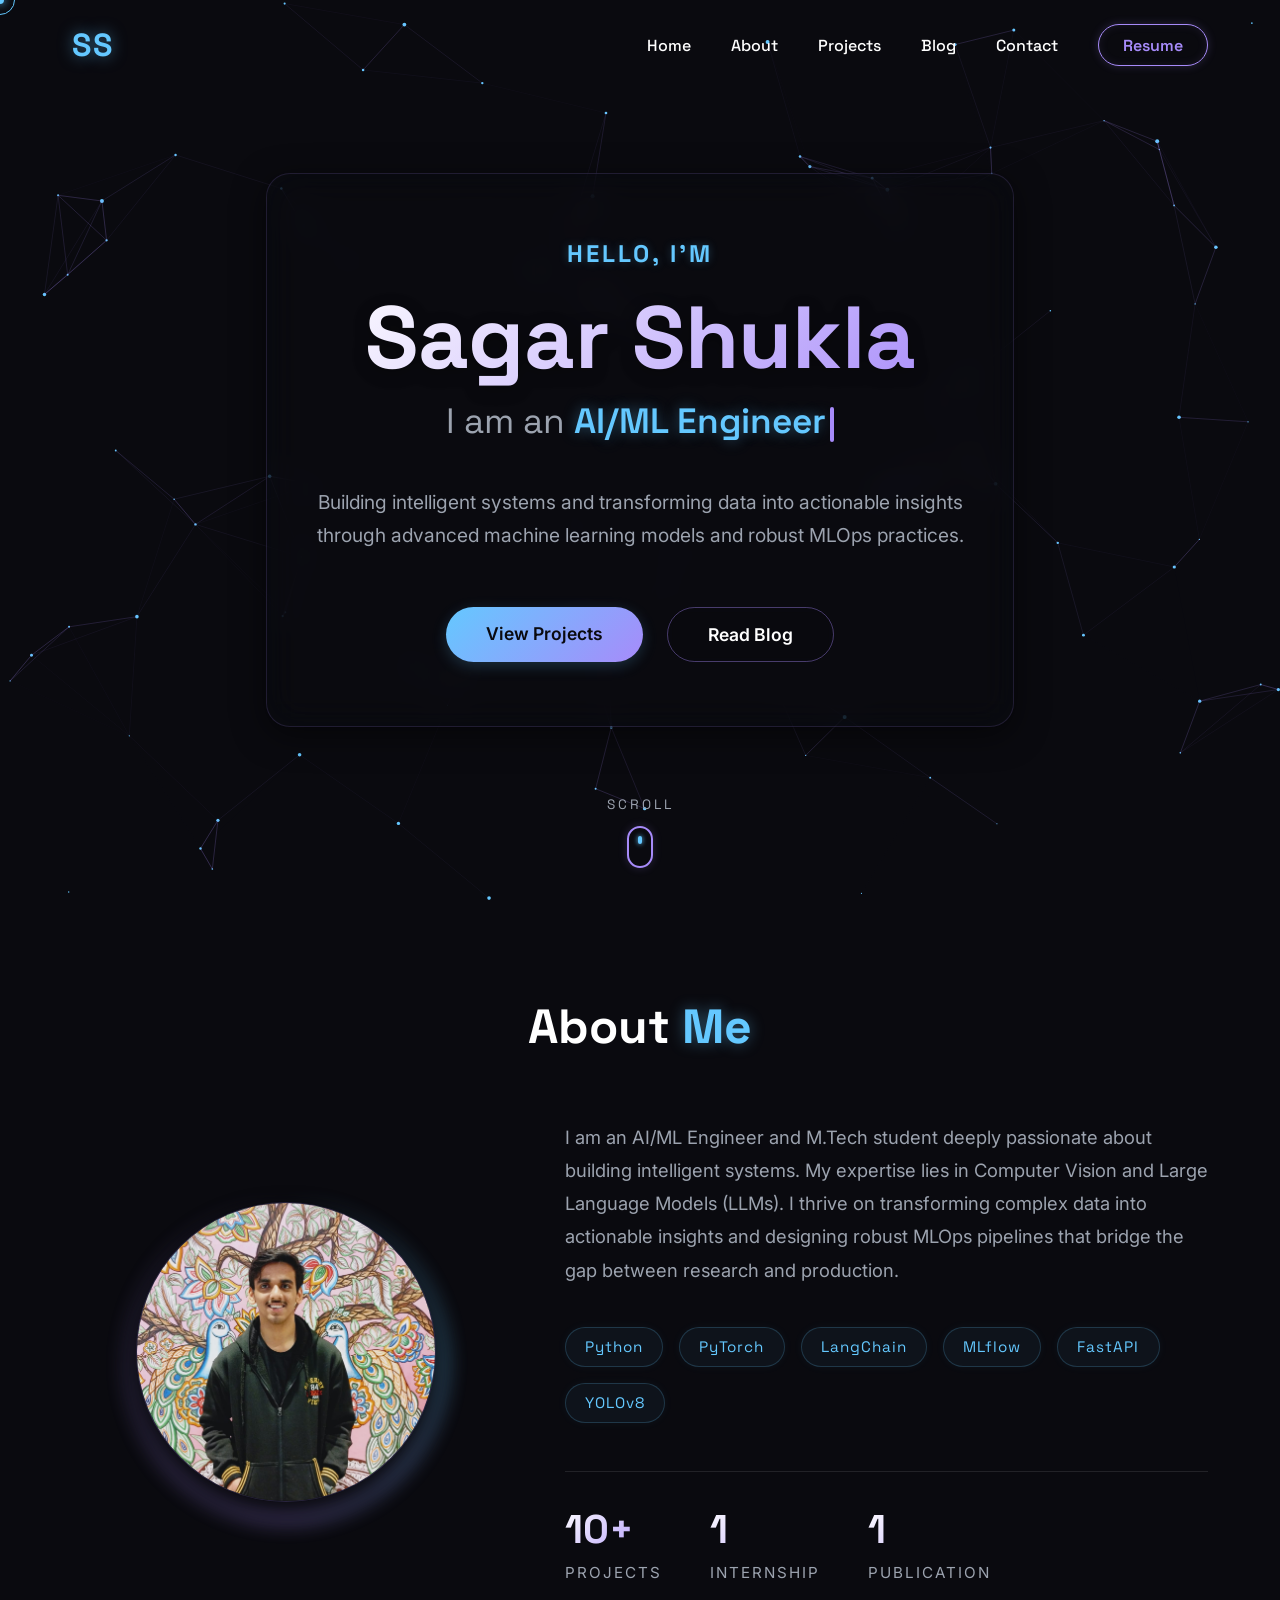
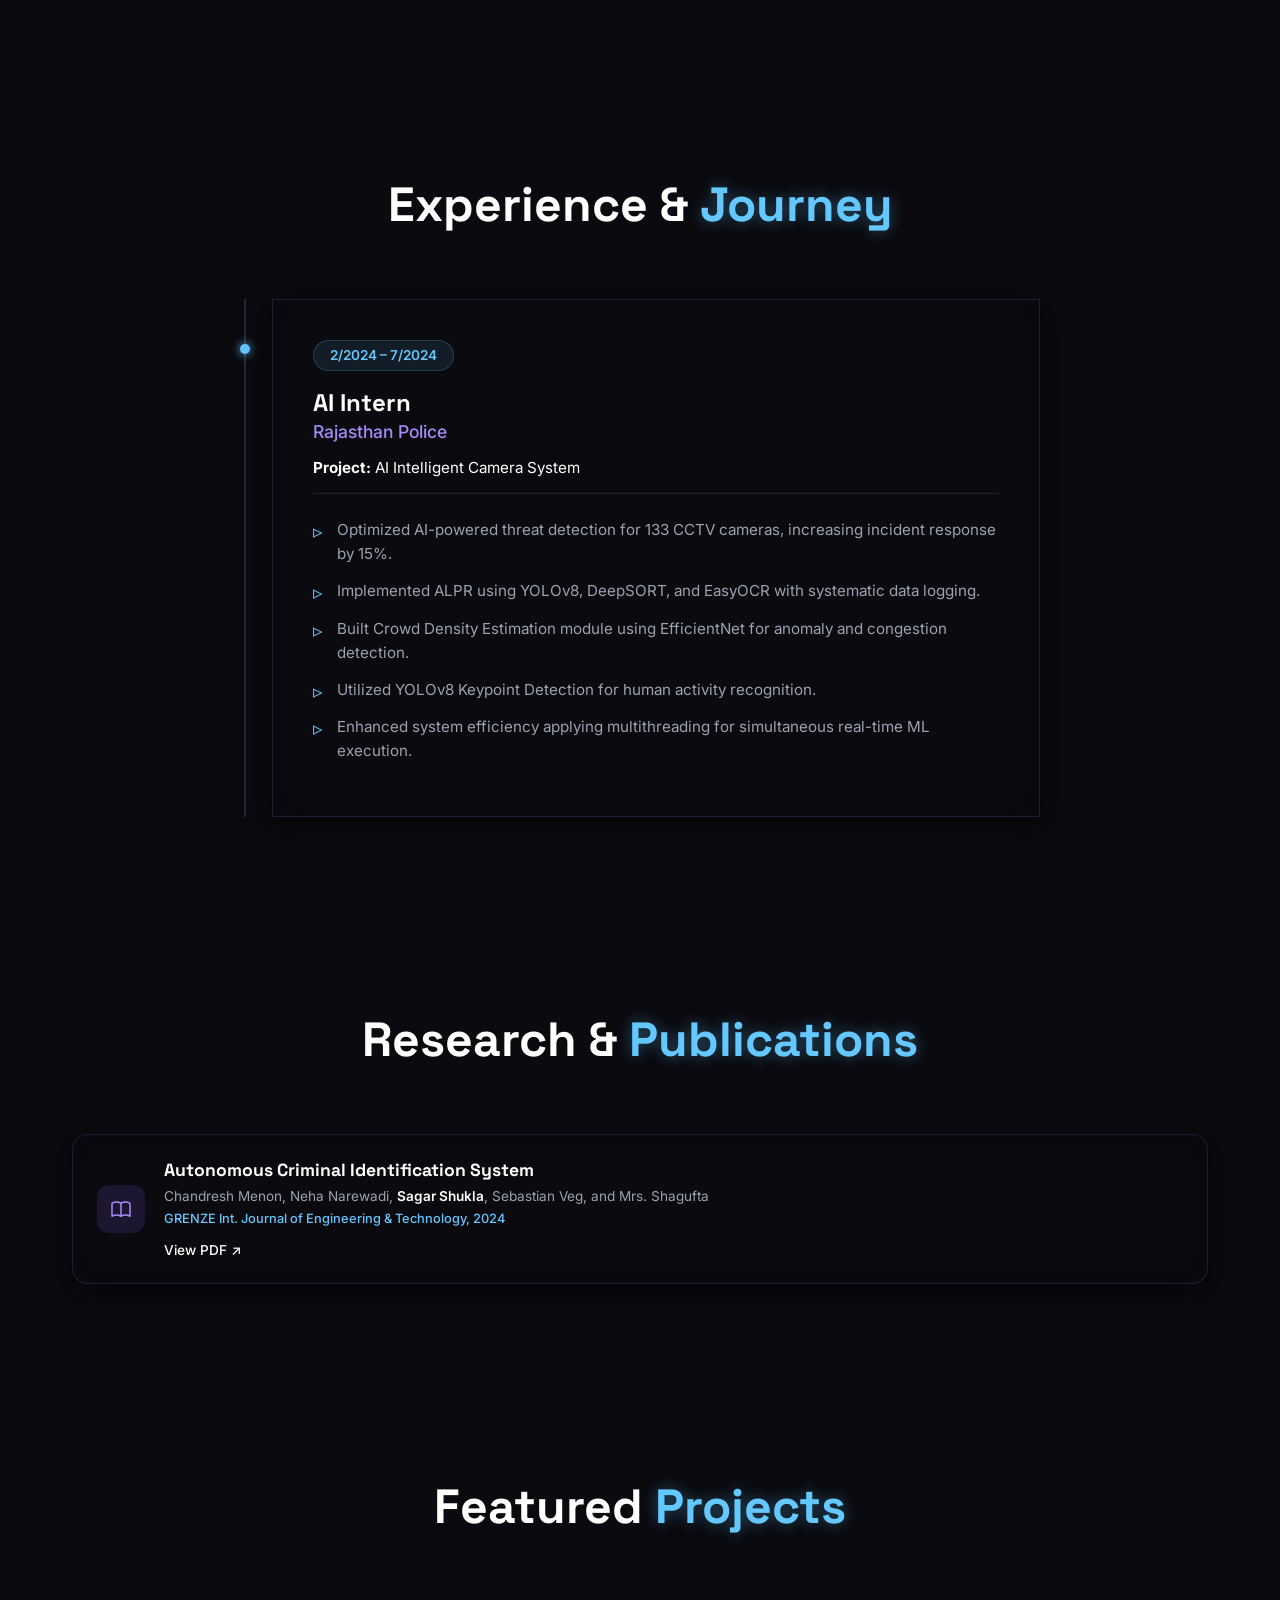
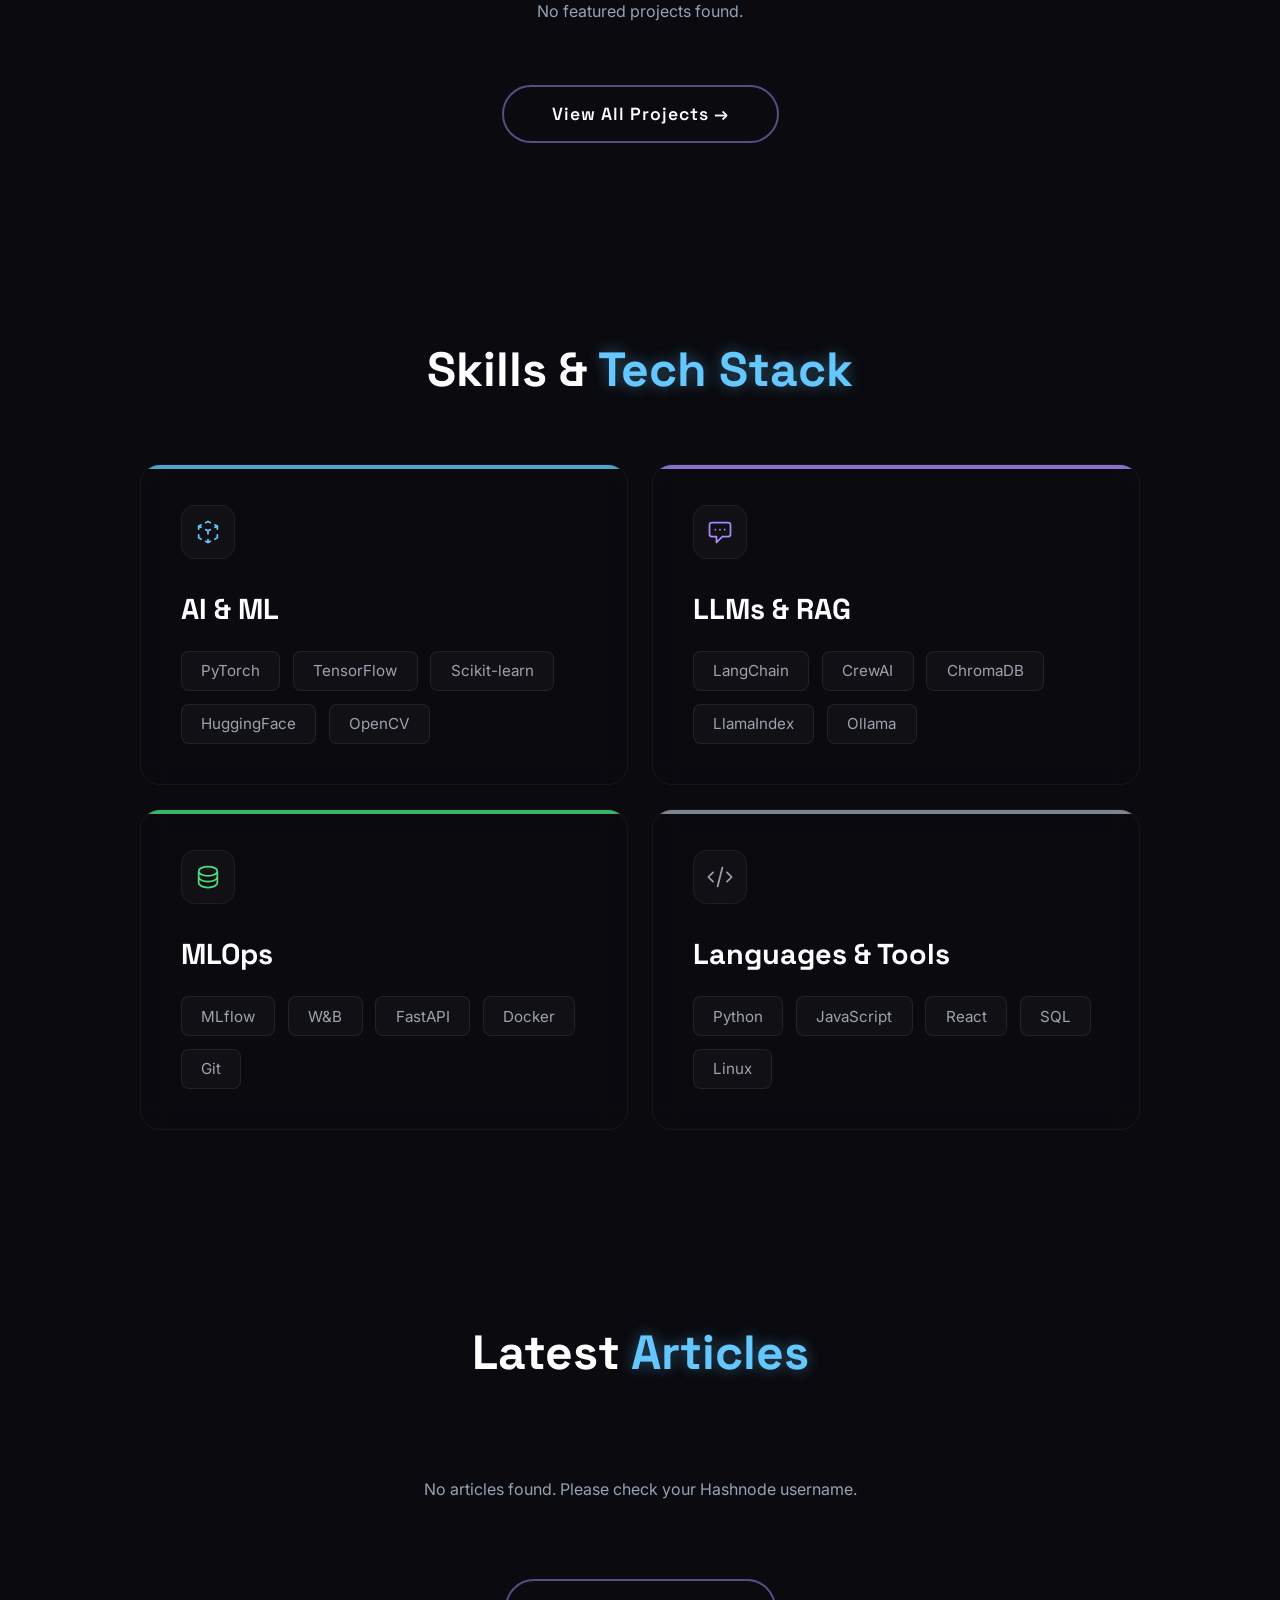
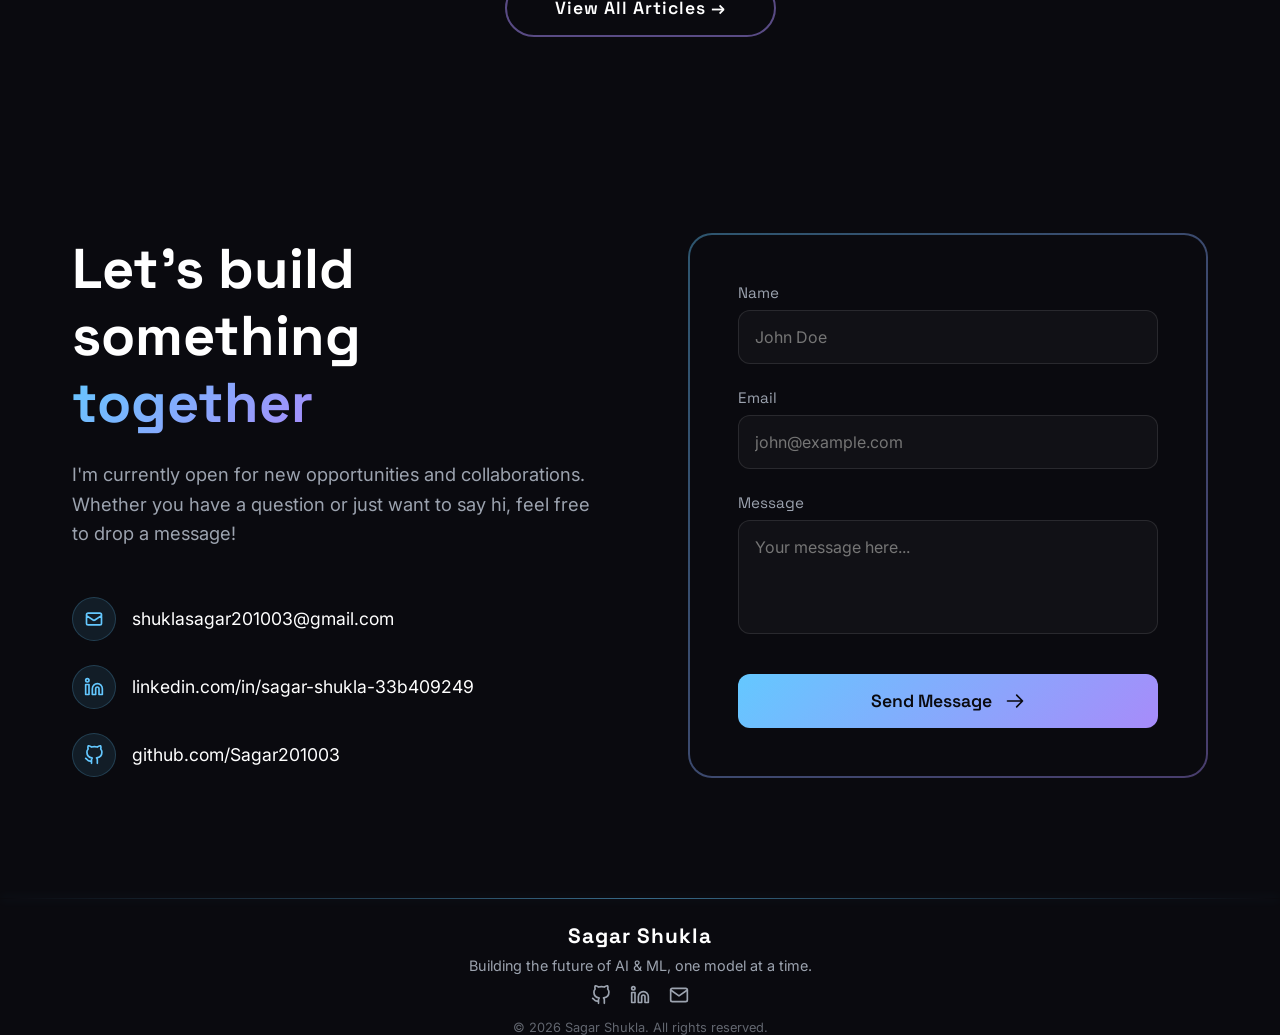
<file: index.html>
<!DOCTYPE html>
<html lang="en">

<head>
    <meta charset="UTF-8">
    <meta name="viewport" content="width=device-width, initial-scale=1.0">
    <title>Sagar Shukla | AI/ML Engineer</title>
    <meta name="description"
        content="Portfolio of Sagar Shukla, AI/ML Engineer, MLOps Practitioner, and Computer Vision Engineer.">
    <link rel="preconnect" href="https://fonts.googleapis.com">
    <link rel="preconnect" href="https://fonts.gstatic.com" crossorigin>
    <link
        href="https://fonts.googleapis.com/css2?family=Inter:wght@400;500;600&family=Space+Grotesk:wght@500;700&display=swap"
        rel="stylesheet">
    <link rel="stylesheet" href="style.css?v=3">
</head>

<body>
    <!-- Navbar -->
    <nav id="navbar" class="navbar">
        <div class="nav-container">
            <a href="index.html" class="logo">SS</a>

            <div class="nav-menu">
                <a href="index.html" class="nav-link">Home</a>
                <a href="#about" class="nav-link">About</a>
                <a href="projects.html" class="nav-link">Projects</a>
                <a href="blog.html" class="nav-link">Blog</a>
                <a href="#contact" class="nav-link">Contact</a>
                <a href="SagarResume.pdf" target="_blank" rel="noopener noreferrer" class="btn-resume">Resume</a>
            </div>

            <div class="hamburger">
                <span class="bar"></span>
                <span class="bar"></span>
                <span class="bar"></span>
            </div>
        </div>
    </nav>

    <!-- Animated neural network background -->
    <canvas id="neural-bg"></canvas>

    <main class="hero-container">
        <div class="glass-card hero-content">
            <h2 class="greeting">Hello, I'm</h2>
            <h1 class="name">Sagar Shukla</h1>
            <div class="typewriter-container">
                <span class="role-prefix">I am an </span>
                <span class="typewriter-text" id="typewriter"></span><span class="cursor"></span>
            </div>

            <p class="description">
                Building intelligent systems and transforming data into actionable insights through advanced machine
                learning models and robust MLOps practices.
            </p>

            <div class="cta-group">
                <a href="#projects" class="btn btn-primary">View Projects</a>
                <a href="#blog" class="btn btn-secondary">Read Blog</a>
            </div>
        </div>

        <div class="scroll-indicator">
            <span>Scroll</span>
            <div class="mouse">
                <div class="wheel"></div>
            </div>
        </div>
    </main>

    <section id="about" class="about-section reveal">
        <div class="container">
            <h2 class="section-title">About <span>Me</span></h2>

            <div class="about-content">
                <!-- Left: Stylized Avatar Placeholder -->
                <div class="about-image-wrapper">
                    <div class="glowing-ring"></div>
                    <img src="Sagar_ProfilePhoto.jpeg" alt="Sagar Shukla" class="avatar-placeholder" style="object-fit: cover; z-index: 2;" />
                </div>

                <!-- Right: Bio, Skills, Stats -->
                <div class="about-text-content">
                    <p class="bio">
                        I am an AI/ML Engineer and M.Tech student deeply passionate about building intelligent systems.
                        My expertise lies in Computer Vision and Large Language Models (LLMs). I thrive on transforming
                        complex data into actionable insights and designing robust MLOps pipelines that bridge the gap
                        between research and production.
                    </p>

                    <div class="skills-container">
                        <span class="skill-pill">Python</span>
                        <span class="skill-pill">PyTorch</span>
                        <span class="skill-pill">LangChain</span>
                        <span class="skill-pill">MLflow</span>
                        <span class="skill-pill">FastAPI</span>
                        <span class="skill-pill">YOLOv8</span>
                    </div>

                    <div class="stats-container">
                        <div class="stat-item">
                            <h3 class="stat-number">10+</h3>
                            <p class="stat-label">Projects</p>
                        </div>
                        <div class="stat-item">
                            <h3 class="stat-number">1</h3>
                            <p class="stat-label">Internship</p>
                        </div>
                        <div class="stat-item">
                            <h3 class="stat-number">1</h3>
                            <p class="stat-label">Publication</p>
                        </div>
                    </div>
                </div>
            </div>
        </div>
    </section>

    <section id="experience" class="experience-section reveal">
        <div class="container">
            <h2 class="section-title">Experience & <span>Journey</span></h2>
            
            <div class="timeline">
                <div class="timeline-item">
                    <div class="timeline-dot"></div>
                    <div class="timeline-content glass-card">
                        <span class="timeline-date">2/2024 – 7/2024</span>
                        <h3 class="timeline-role">AI Intern</h3>
                        <h4 class="timeline-company">Rajasthan Police</h4>
                        <p class="timeline-project"><strong>Project:</strong> AI Intelligent Camera System</p>
                        <ul class="timeline-tasks">
                            <li>Optimized AI-powered threat detection for 133 CCTV cameras, increasing incident response by 15%.</li>
                            <li>Implemented ALPR using YOLOv8, DeepSORT, and EasyOCR with systematic data logging.</li>
                            <li>Built Crowd Density Estimation module using EfficientNet for anomaly and congestion detection.</li>
                            <li>Utilized YOLOv8 Keypoint Detection for human activity recognition.</li>
                            <li>Enhanced system efficiency applying multithreading for simultaneous real-time ML execution.</li>
                        </ul>
                    </div>
                </div>
            </div>
        </div>
    </section>

    <section id="publications" class="publications-section reveal">
        <div class="container">
            <h2 class="section-title">Research & <span>Publications</span></h2>
            
            <div class="publications-grid">
                <!-- Publication 1 -->
                <div class="pub-horizontal-card glass-card">
                    <div class="pub-left">
                        <svg viewBox="0 0 24 24" fill="none" stroke="currentColor" stroke-width="1.5">
                            <path stroke-linecap="round" stroke-linejoin="round" d="M12 6.253v13m0-13C10.832 5.477 9.246 5 7.5 5S4.168 5.477 3 6.253v13C4.168 18.477 5.754 18 7.5 18s3.332.477 4.5 1.253m0-13C13.168 5.477 14.754 5 16.5 5c1.747 0 3.332.477 4.5 1.253v13C19.832 18.477 18.247 18 16.5 18c-1.746 0-3.332.477-4.5 1.253" />
                        </svg>
                    </div>
                    <div class="pub-right">
                        <h3 class="pub-compact-title">Autonomous Criminal Identification System</h3>
                        <p class="pub-compact-authors">Chandresh Menon, Neha Narewadi, <strong>Sagar Shukla</strong>, Sebastian Veg, and Mrs. Shagufta</p>
                        <p class="pub-compact-journal">GRENZE Int. Journal of Engineering & Technology, 2024</p>
                        <a href="Autonomous Criminal Identification System.pdf" target="_blank" class="pub-compact-link">View PDF ↗</a>
                    </div>
                </div>
            </div>
        </div>
    </section>

    <section id="projects" class="projects-section reveal">
        <div class="container">
            <h2 class="section-title">Featured <span>Projects</span></h2>

            <div class="projects-grid" id="homepage-featured-projects">
                <!-- Dynamically populated by JS -->
                <div style="text-align: center; grid-column: 1 / -1; padding: 2rem; color: #94a3b8;">
                    Loading featured projects from GitHub...
                </div>
            </div>

            <div class="view-all-container">
                <a href="projects.html" class="btn btn-outline-pill">View All Projects &rarr;</a>
            </div>
        </div>
    </section>

    <section id="skills" class="skills-section reveal">
        <div class="container">
            <h2 class="section-title">Skills & <span>Tech Stack</span></h2>

            <div class="bento-grid">
                <!-- AI/ML -->
                <div class="bento-card bento-aiml">
                    <div class="bento-icon">
                        <svg viewBox="0 0 24 24" fill="none" stroke="currentColor" stroke-width="1.5">
                            <path stroke-linecap="round" stroke-linejoin="round"
                                d="M14 10l-2 1m0 0l-2-1m2 1v2.5M20 7l-2 1m2-1l-2-1m2 1v2.5M14 4l-2-1-2 1M4 7l2-1M4 7l2 1M4 7v2.5M12 21l-2-1m2 1l2-1m-2 1v-2.5M6 18l-2-1v-2.5M18 18l2-1v-2.5" />
                        </svg>
                    </div>
                    <h3 class="bento-title">AI & ML</h3>
                    <div class="bento-tags">
                        <span class="skill-tag tag-aiml">PyTorch</span>
                        <span class="skill-tag tag-aiml">TensorFlow</span>
                        <span class="skill-tag tag-aiml">Scikit-learn</span>
                        <span class="skill-tag tag-aiml">HuggingFace</span>
                        <span class="skill-tag tag-aiml">OpenCV</span>
                    </div>
                </div>

                <!-- LLMs & RAG -->
                <div class="bento-card bento-llms">
                    <div class="bento-icon">
                        <svg viewBox="0 0 24 24" fill="none" stroke="currentColor" stroke-width="1.5">
                            <path stroke-linecap="round" stroke-linejoin="round"
                                d="M8 10h.01M12 10h.01M16 10h.01M9 16H5a2 2 0 01-2-2V6a2 2 0 012-2h14a2 2 0 012 2v8a2 2 0 01-2 2h-5l-5 5v-5z" />
                        </svg>
                    </div>
                    <h3 class="bento-title">LLMs & RAG</h3>
                    <div class="bento-tags">
                        <span class="skill-tag tag-llms">LangChain</span>
                        <span class="skill-tag tag-llms">CrewAI</span>
                        <span class="skill-tag tag-llms">ChromaDB</span>
                        <span class="skill-tag tag-llms">LlamaIndex</span>
                        <span class="skill-tag tag-llms">Ollama</span>
                    </div>
                </div>

                <!-- MLOps -->
                <div class="bento-card bento-mlops">
                    <div class="bento-icon">
                        <svg viewBox="0 0 24 24" fill="none" stroke="currentColor" stroke-width="1.5">
                            <path stroke-linecap="round" stroke-linejoin="round"
                                d="M4 7v10c0 2.21 3.582 4 8 4s8-1.79 8-4V7M4 7c0 2.21 3.582 4 8 4s8-1.79 8-4M4 7c0-2.21 3.582-4 8-4s8 1.79 8 4m0 5c0 2.21-3.582 4-8 4s-8-1.79-8-4" />
                        </svg>
                    </div>
                    <h3 class="bento-title">MLOps</h3>
                    <div class="bento-tags">
                        <span class="skill-tag tag-mlops">MLflow</span>
                        <span class="skill-tag tag-mlops">W&B</span>
                        <span class="skill-tag tag-mlops">FastAPI</span>
                        <span class="skill-tag tag-mlops">Docker</span>
                        <span class="skill-tag tag-mlops">Git</span>
                    </div>
                </div>

                <!-- Languages & Tools -->
                <div class="bento-card bento-tools">
                    <div class="bento-icon">
                        <svg viewBox="0 0 24 24" fill="none" stroke="currentColor" stroke-width="1.5">
                            <path stroke-linecap="round" stroke-linejoin="round"
                                d="M10 20l4-16m4 4l4 4-4 4M6 16l-4-4 4-4" />
                        </svg>
                    </div>
                    <h3 class="bento-title">Languages & Tools</h3>
                    <div class="bento-tags">
                        <span class="skill-tag tag-tools">Python</span>
                        <span class="skill-tag tag-tools">JavaScript</span>
                        <span class="skill-tag tag-tools">React</span>
                        <span class="skill-tag tag-tools">SQL</span>
                        <span class="skill-tag tag-tools">Linux</span>
                    </div>
                </div>
            </div>
        </div>
    </section>

    <section id="blog" class="blog-section reveal">
        <div class="container">
            <h2 class="section-title">Latest <span>Articles</span></h2>

            <div class="blog-list" id="latest-articles-container">
                <div style="text-align: center; padding: 2rem; color: #94a3b8; width: 100%;">
                    Loading latest articles...
                </div>
            </div>

            <div class="view-all-container">
                <a href="blog.html" class="btn btn-outline-pill">View All Articles &rarr;</a>
            </div>
        </div>
    </section>

    <section id="contact" class="contact-section reveal">
        <div class="container">
            <div class="contact-grid">
                <!-- Left Side: Info -->
                <div class="contact-info">
                    <h2 class="contact-heading">Let's build something <span>together</span></h2>
                    <p class="contact-text">I'm currently open for new opportunities and collaborations. Whether you
                        have a question or just want to say hi, feel free to drop a message!</p>

                    <div class="contact-links">
                        <a href="mailto:shuklasagar201003@gmail.com" class="contact-row">
                            <div class="contact-icon">
                                <svg viewBox="0 0 24 24" fill="none" stroke="currentColor" stroke-width="2">
                                    <path stroke-linecap="round" stroke-linejoin="round"
                                        d="M3 8l7.89 5.26a2 2 0 002.22 0L21 8M5 19h14a2 2 0 002-2V7a2 2 0 00-2-2H5a2 2 0 00-2 2v10a2 2 0 002 2z" />
                                </svg>
                            </div>
                            <span>shuklasagar201003@gmail.com</span>
                        </a>
                        <a href="https://www.linkedin.com/in/sagar-shukla-33b409249/" target="_blank" class="contact-row">
                            <div class="contact-icon">
                                <svg viewBox="0 0 24 24" fill="none" stroke="currentColor" stroke-width="2">
                                    <path stroke-linecap="round" stroke-linejoin="round"
                                        d="M16 8a6 6 0 016 6v7h-4v-7a2 2 0 00-2-2 2 2 0 00-2 2v7h-4v-7a6 6 0 016-6zM2 9h4v12H2z" />
                                    <circle cx="4" cy="4" r="2" />
                                </svg>
                            </div>
                            <span>linkedin.com/in/sagar-shukla-33b409249</span>
                        </a>
                        <a href="https://github.com/Sagar201003" target="_blank" class="contact-row">
                            <div class="contact-icon">
                                <svg viewBox="0 0 24 24" fill="none" stroke="currentColor" stroke-width="2">
                                    <path stroke-linecap="round" stroke-linejoin="round"
                                        d="M9 19c-5 1.5-5-2.5-7-3m14 6v-3.87a3.37 3.37 0 00-.94-2.61c3.14-.35 6.44-1.54 6.44-7A5.44 5.44 0 0020 4.77 5.07 5.07 0 0019.91 1S18.73.65 16 2.48a13.38 13.38 0 00-7 0C6.27.65 5.09 1 5.09 1A5.07 5.07 0 005 4.77a5.44 5.44 0 00-1.5 3.78c0 5.42 3.3 6.61 6.44 7A3.37 3.37 0 009 18.13V22" />
                                </svg>
                            </div>
                            <span>github.com/Sagar201003</span>
                        </a>
                    </div>
                </div>

                <!-- Right Side: Form -->
                <div class="contact-form-wrapper">
                    <div class="form-gradient-border"></div>
                    <form id="contactForm" class="contact-form">
                        <!-- Honeypot Spam Protection -->
                        <input type="text" name="_honeypot" style="display:none" tabindex="-1" autocomplete="off">

                        <div class="input-group">
                            <label for="name">Name</label>
                            <input type="text" id="name" name="name" placeholder="John Doe" required>
                        </div>
                        <div class="input-group">
                            <label for="email">Email</label>
                            <input type="email" id="email" name="email" placeholder="john@example.com" required>
                        </div>
                        <div class="input-group">
                            <label for="message">Message</label>
                            <textarea id="message" name="message" rows="4" placeholder="Your message here..." required></textarea>
                        </div>
                        <button type="submit" id="submitBtn" class="btn-submit">
                            <span id="btnText">Send Message</span>
                            <svg id="btnIcon" viewBox="0 0 24 24" fill="none" stroke="currentColor" stroke-width="2">
                                <path stroke-linecap="round" stroke-linejoin="round" d="M14 5l7 7m0 0l-7 7m7-7H3" />
                            </svg>
                        </button>
                        <div id="formStatus" style="margin-top: 1rem; text-align: center; font-weight: 500; display: none; padding: 0.5rem; border-radius: 8px;"></div>
                    </form>
                </div>
            </div>
        </div>
    </section>

    <!-- Footer -->
    <footer class="footer">
        <div class="footer-divider"></div>
        <div class="footer-content">
            <h3 class="footer-name">Sagar Shukla</h3>
            <p class="footer-tagline">Building the future of AI & ML, one model at a time.</p>

            <div class="footer-socials">
                <a href="https://github.com/Sagar201003" target="_blank" class="social-icon">
                    <svg viewBox="0 0 24 24" fill="none" stroke="currentColor" stroke-width="2" stroke-linecap="round" stroke-linejoin="round">
                        <path d="M9 19c-5 1.5-5-2.5-7-3m14 6v-3.87a3.37 3.37 0 00-.94-2.61c3.14-.35 6.44-1.54 6.44-7A5.44 5.44 0 0020 4.77 5.07 5.07 0 0019.91 1S18.73.65 16 2.48a13.38 13.38 0 00-7 0C6.27.65 5.09 1 5.09 1A5.07 5.07 0 005 4.77a5.44 5.44 0 00-1.5 3.78c0 5.42 3.3 6.61 6.44 7A3.37 3.37 0 009 18.13V22" />
                    </svg>
                </a>
                <a href="https://www.linkedin.com/in/sagar-shukla-33b409249/" target="_blank" class="social-icon">
                    <svg viewBox="0 0 24 24" fill="none" stroke="currentColor" stroke-width="2" stroke-linecap="round" stroke-linejoin="round">
                        <path d="M16 8a6 6 0 016 6v7h-4v-7a2 2 0 00-2-2 2 2 0 00-2 2v7h-4v-7a6 6 0 016-6zM2 9h4v12H2z" />
                        <circle cx="4" cy="4" r="2" />
                    </svg>
                </a>
                <a href="mailto:shuklasagar201003@gmail.com" class="social-icon">
                    <svg viewBox="0 0 24 24" fill="none" stroke="currentColor" stroke-width="2" stroke-linecap="round" stroke-linejoin="round">
                        <path d="M4 4h16c1.1 0 2 .9 2 2v12c0 1.1-.9 2-2 2H4c-1.1 0-2-.9-2-2V6c0-1.1.9-2 2-2z"></path>
                        <polyline points="22,6 12,13 2,6"></polyline>
                    </svg>
                </a>
            </div>
            <p class="footer-copyright">&copy; 2026 Sagar Shukla. All rights reserved.</p>
        </div>
    </footer>

    <script src="hashnode.js"></script>
    <script src="github.js"></script>
    <script src="script.js"></script>
</body>

</html>
</file>
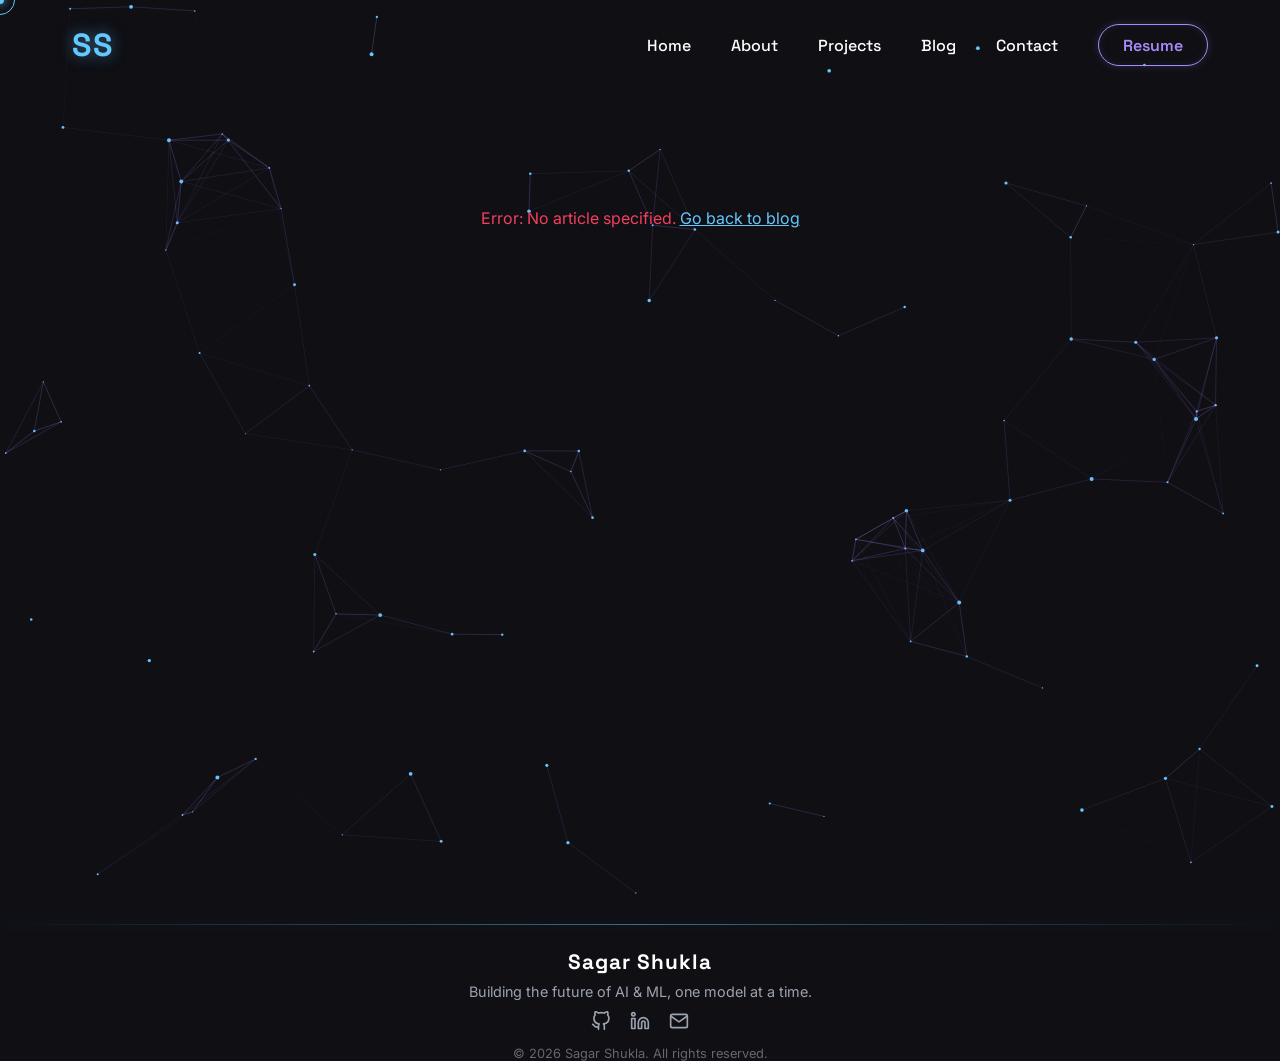
<file: blog-post.html>
<!DOCTYPE html>
<html lang="en">
<head>
    <meta charset="UTF-8">
    <meta name="viewport" content="width=device-width, initial-scale=1.0">
    <title>The Evolution of RAG | Sagar Shukla</title>
    <link rel="preconnect" href="https://fonts.googleapis.com">
    <link rel="preconnect" href="https://fonts.gstatic.com" crossorigin>
    <link href="https://fonts.googleapis.com/css2?family=Inter:wght@400;500;600&family=Space+Grotesk:wght@500;700&display=swap" rel="stylesheet">
    <link rel="stylesheet" href="style.css">
</head>
<body class="blog-theme">
    <!-- Navbar -->
    <nav id="navbar" class="navbar">
        <div class="nav-container">
            <a href="index.html" class="logo">SS</a>

            <div class="nav-menu">
                <a href="index.html" class="nav-link">Home</a>
                <a href="index.html#about" class="nav-link">About</a>
                <a href="projects.html" class="nav-link">Projects</a>
                <a href="blog.html" class="nav-link active">Blog</a>
                <a href="index.html#contact" class="nav-link">Contact</a>
                <a href="SagarResume.pdf" target="_blank" rel="noopener noreferrer" class="btn-resume">Resume</a>
            </div>

            <div class="hamburger">
                <span class="bar"></span>
                <span class="bar"></span>
                <span class="bar"></span>
            </div>
        </div>
    </nav>

    <canvas id="neural-bg"></canvas>

    <div class="blog-post-wrapper">
        <article class="container article-container" id="dynamic-article-container">
            <div style="text-align: center; padding: 5rem; color: #94a3b8;">
                Loading article from Hashnode...
            </div>
        </article>
    </div>

    <!-- Footer -->
    <footer class="footer">
        <div class="footer-divider"></div>
        <div class="footer-content">
            <h3 class="footer-name">Sagar Shukla</h3>
            <p class="footer-tagline">Building the future of AI & ML, one model at a time.</p>

            <div class="footer-socials">
                <a href="https://github.com/Sagar201003" target="_blank" class="social-icon">
                    <svg viewBox="0 0 24 24" fill="none" stroke="currentColor" stroke-width="2" stroke-linecap="round" stroke-linejoin="round">
                        <path d="M9 19c-5 1.5-5-2.5-7-3m14 6v-3.87a3.37 3.37 0 00-.94-2.61c3.14-.35 6.44-1.54 6.44-7A5.44 5.44 0 0020 4.77 5.07 5.07 0 0019.91 1S18.73.65 16 2.48a13.38 13.38 0 00-7 0C6.27.65 5.09 1 5.09 1A5.07 5.07 0 005 4.77a5.44 5.44 0 00-1.5 3.78c0 5.42 3.3 6.61 6.44 7A3.37 3.37 0 009 18.13V22" />
                    </svg>
                </a>
                <a href="https://www.linkedin.com/in/sagar-shukla-33b409249/" target="_blank" class="social-icon">
                    <svg viewBox="0 0 24 24" fill="none" stroke="currentColor" stroke-width="2" stroke-linecap="round" stroke-linejoin="round">
                        <path d="M16 8a6 6 0 016 6v7h-4v-7a2 2 0 00-2-2 2 2 0 00-2 2v7h-4v-7a6 6 0 016-6zM2 9h4v12H2z" />
                        <circle cx="4" cy="4" r="2" />
                    </svg>
                </a>
                <a href="mailto:shuklasagar201003@gmail.com" class="social-icon">
                    <svg viewBox="0 0 24 24" fill="none" stroke="currentColor" stroke-width="2" stroke-linecap="round" stroke-linejoin="round">
                        <path d="M4 4h16c1.1 0 2 .9 2 2v12c0 1.1-.9 2-2 2H4c-1.1 0-2-.9-2-2V6c0-1.1.9-2 2-2z"></path>
                        <polyline points="22,6 12,13 2,6"></polyline>
                    </svg>
                </a>
            </div>
            <p class="footer-copyright">&copy; 2026 Sagar Shukla. All rights reserved.</p>
        </div>
    </footer>

    <script src="script.js"></script>
    <script src="hashnode.js"></script>
    <script src="blog-post.js"></script>
</body>
</html>
</file>
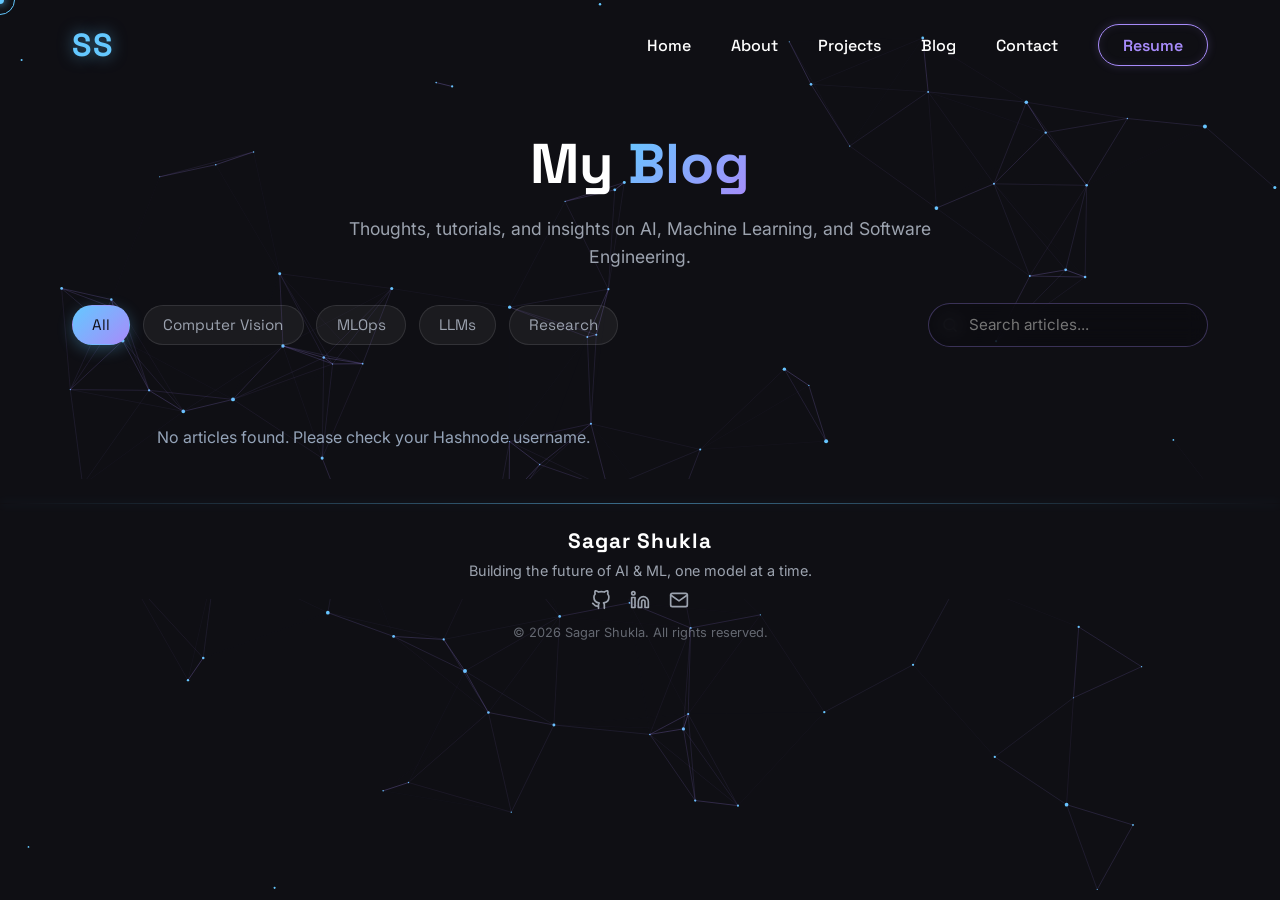
<file: blog.html>
<!DOCTYPE html>
<html lang="en">

<head>
    <meta charset="UTF-8">
    <meta name="viewport" content="width=device-width, initial-scale=1.0">
    <title>Blog | Sagar Shukla</title>
    <link rel="preconnect" href="https://fonts.googleapis.com">
    <link rel="preconnect" href="https://fonts.gstatic.com" crossorigin>
    <link
        href="https://fonts.googleapis.com/css2?family=Inter:wght@400;500;600&family=Space+Grotesk:wght@500;700&display=swap"
        rel="stylesheet">
    <link rel="stylesheet" href="style.css">
</head>

<body class="blog-theme">
    <!-- Navbar -->
    <nav id="navbar" class="navbar">
        <div class="nav-container">
            <a href="index.html" class="logo">SS</a>

            <div class="nav-menu">
                <a href="index.html" class="nav-link">Home</a>
                <a href="index.html#about" class="nav-link">About</a>
                <a href="projects.html" class="nav-link">Projects</a>
                <a href="blog.html" class="nav-link active">Blog</a>
                <a href="index.html#contact" class="nav-link">Contact</a>
                <a href="SagarResume.pdf" target="_blank" rel="noopener noreferrer" class="btn-resume">Resume</a>
            </div>

            <div class="hamburger">
                <span class="bar"></span>
                <span class="bar"></span>
                <span class="bar"></span>
            </div>
        </div>
    </nav>

    <!-- Animated neural network background -->
    <canvas id="neural-bg"></canvas>

    <div class="blog-page-wrapper">
        <div class="projects-header-container">
            <h1 class="projects-page-title">My <span>Blog</span></h1>
            <p class="projects-page-desc">Thoughts, tutorials, and insights on AI, Machine Learning, and Software Engineering.</p>
        </div>

        <div class="projects-controls">
            <div class="filter-bar" id="blog-filters">
                <button class="filter-pill active" data-filter="all">All</button>
                <button class="filter-pill" data-filter="cv">Computer Vision</button>
                <button class="filter-pill" data-filter="mlops">MLOps</button>
                <button class="filter-pill" data-filter="llm">LLMs</button>
                <button class="filter-pill" data-filter="research">Research</button>
            </div>
            
            <div class="search-bar">
                <svg class="search-icon" viewBox="0 0 24 24" fill="none" stroke="currentColor" stroke-width="2" stroke-linecap="round" stroke-linejoin="round">
                    <circle cx="11" cy="11" r="8"></circle>
                    <line x1="21" y1="21" x2="16.65" y2="16.65"></line>
                </svg>
                <input type="text" id="blog-search" placeholder="Search articles...">
            </div>
        </div>

        <div class="container" style="max-width: 1100px;">
            <!-- Featured Article Hero Card -->
            <div id="featured-article-container">
                <!-- Dynamically populated by JS -->
            </div>

            <!-- Blog Grid -->
            <div class="blog-grid" id="blog-grid-container">
                <!-- Dynamically populated by JS -->
                <div style="text-align: center; grid-column: 1 / -1; padding: 2rem; color: #94a3b8;">
                    Loading articles from Hashnode...
                </div>
            </div>
        </div>
    </div>

    <!-- Footer -->
    <footer class="footer">
        <div class="footer-divider"></div>
        <div class="footer-content">
            <h3 class="footer-name">Sagar Shukla</h3>
            <p class="footer-tagline">Building the future of AI & ML, one model at a time.</p>

            <div class="footer-socials">
                <a href="https://github.com/Sagar201003" target="_blank" class="social-icon">
                    <svg viewBox="0 0 24 24" fill="none" stroke="currentColor" stroke-width="2" stroke-linecap="round" stroke-linejoin="round">
                        <path d="M9 19c-5 1.5-5-2.5-7-3m14 6v-3.87a3.37 3.37 0 00-.94-2.61c3.14-.35 6.44-1.54 6.44-7A5.44 5.44 0 0020 4.77 5.07 5.07 0 0019.91 1S18.73.65 16 2.48a13.38 13.38 0 00-7 0C6.27.65 5.09 1 5.09 1A5.07 5.07 0 005 4.77a5.44 5.44 0 00-1.5 3.78c0 5.42 3.3 6.61 6.44 7A3.37 3.37 0 009 18.13V22" />
                    </svg>
                </a>
                <a href="https://www.linkedin.com/in/sagar-shukla-33b409249/" target="_blank" class="social-icon">
                    <svg viewBox="0 0 24 24" fill="none" stroke="currentColor" stroke-width="2" stroke-linecap="round" stroke-linejoin="round">
                        <path d="M16 8a6 6 0 016 6v7h-4v-7a2 2 0 00-2-2 2 2 0 00-2 2v7h-4v-7a6 6 0 016-6zM2 9h4v12H2z" />
                        <circle cx="4" cy="4" r="2" />
                    </svg>
                </a>
                <a href="mailto:shuklasagar201003@gmail.com" class="social-icon">
                    <svg viewBox="0 0 24 24" fill="none" stroke="currentColor" stroke-width="2" stroke-linecap="round" stroke-linejoin="round">
                        <path d="M4 4h16c1.1 0 2 .9 2 2v12c0 1.1-.9 2-2 2H4c-1.1 0-2-.9-2-2V6c0-1.1.9-2 2-2z"></path>
                        <polyline points="22,6 12,13 2,6"></polyline>
                    </svg>
                </a>
            </div>
            <p class="footer-copyright">&copy; 2026 Sagar Shukla. All rights reserved.</p>
        </div>
    </footer>

    <script src="script.js"></script>
    <script src="hashnode.js"></script>
    <script src="blog.js"></script>
</body>

</html>
</file>
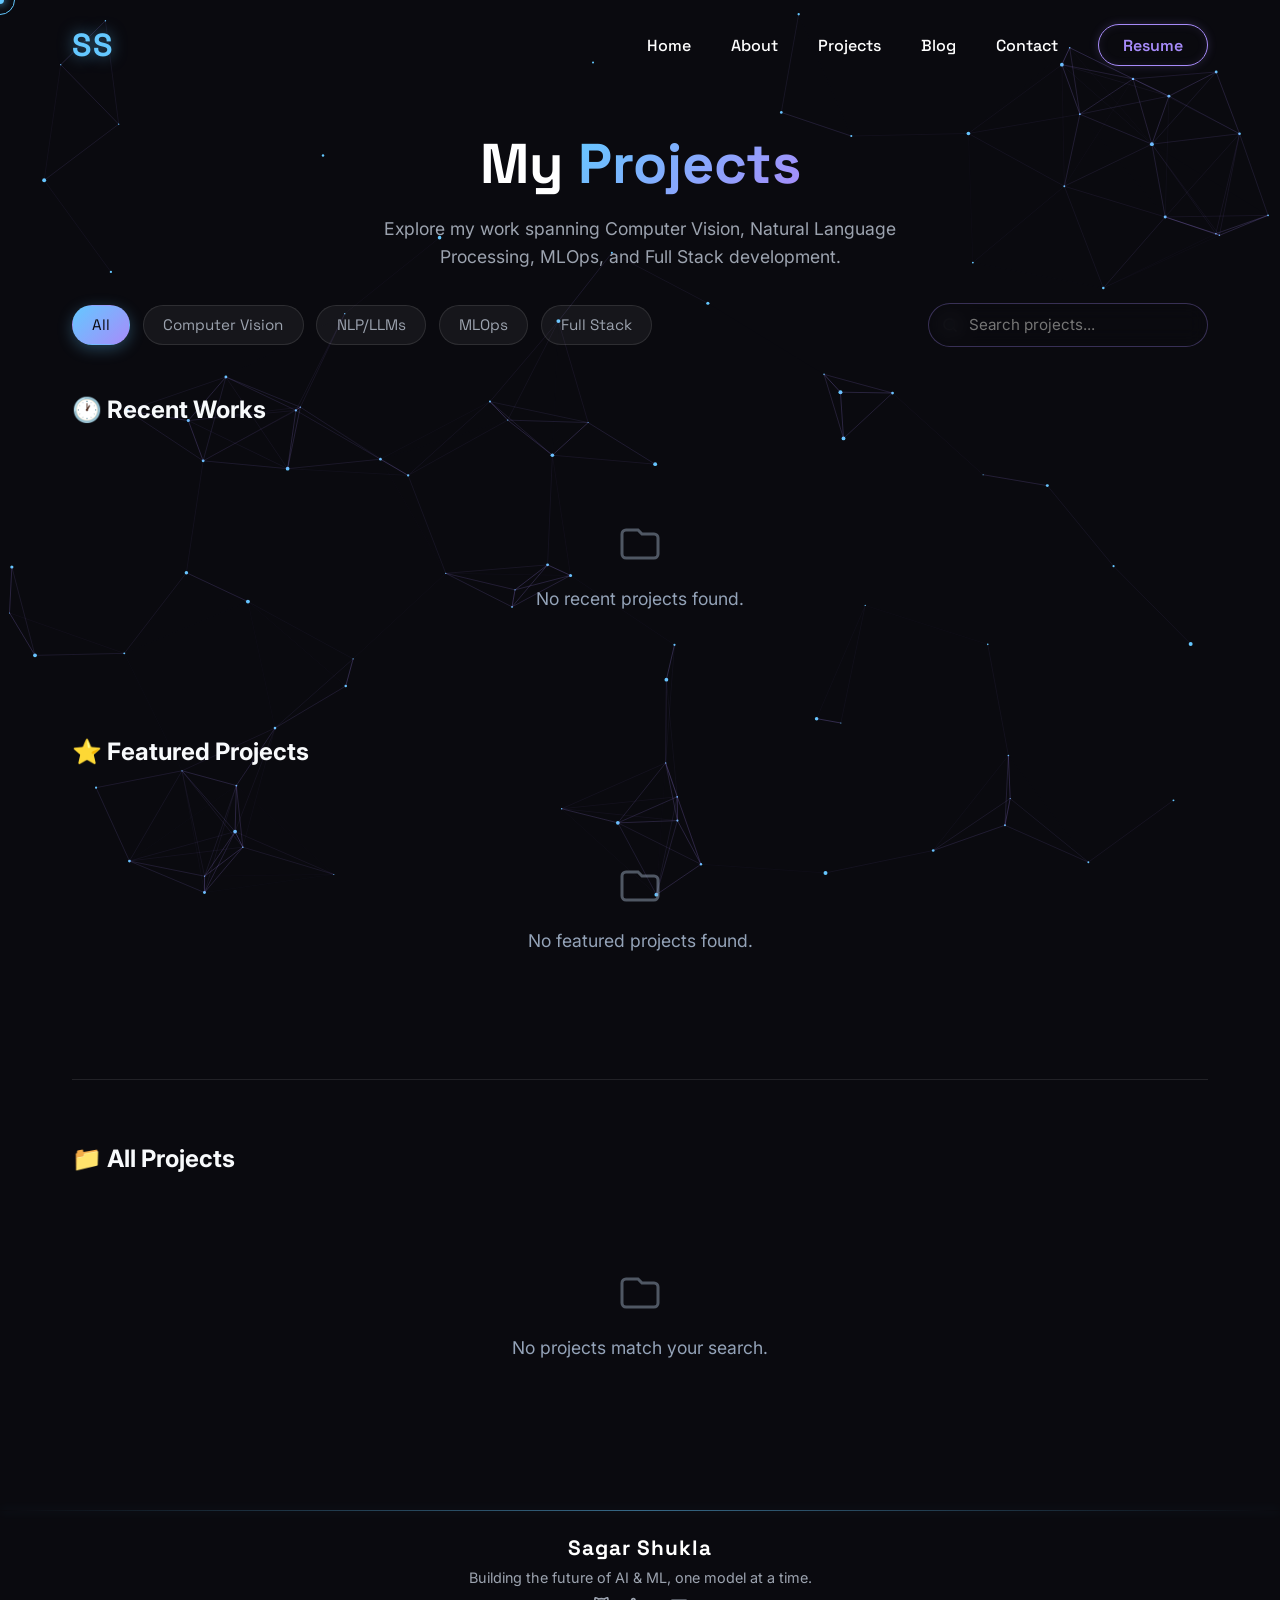
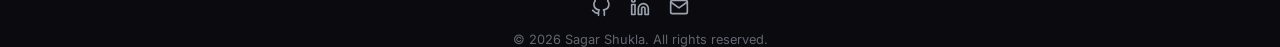
<file: projects.html>
<!DOCTYPE html>
<html lang="en">

<head>
    <meta charset="UTF-8">
    <meta name="viewport" content="width=device-width, initial-scale=1.0">
    <title>Projects | Sagar Shukla</title>
    <link rel="preconnect" href="https://fonts.googleapis.com">
    <link rel="preconnect" href="https://fonts.gstatic.com" crossorigin>
    <link
        href="https://fonts.googleapis.com/css2?family=Inter:wght@400;500;600&family=Space+Grotesk:wght@500;700&display=swap"
        rel="stylesheet">
    <link rel="stylesheet" href="style.css">
</head>

<body>
    <!-- Navbar -->
    <nav id="navbar" class="navbar">
        <div class="nav-container">
            <a href="index.html" class="logo">SS</a>

            <div class="nav-menu">
                <a href="index.html" class="nav-link">Home</a>
                <a href="index.html#about" class="nav-link">About</a>
                <a href="projects.html" class="nav-link active">Projects</a>
                <a href="blog.html" class="nav-link">Blog</a>
                <a href="index.html#contact" class="nav-link">Contact</a>
                <a href="SagarResume.pdf" target="_blank" rel="noopener noreferrer" class="btn-resume">Resume</a>
            </div>

            <div class="hamburger">
                <span class="bar"></span>
                <span class="bar"></span>
                <span class="bar"></span>
            </div>
        </div>
    </nav>

    <!-- Animated neural network background -->
    <canvas id="neural-bg"></canvas>

    <div class="projects-page-wrapper">
        <div class="projects-header-container">
            <h1 class="projects-page-title">My <span>Projects</span></h1>
            <p class="projects-page-desc">Explore my work spanning Computer Vision, Natural Language Processing, MLOps, and Full Stack development.</p>
        </div>

        <div class="projects-controls">
            <div class="filter-bar" id="category-filters">
                <button class="filter-pill active" data-category="All">All</button>
                <button class="filter-pill" data-category="Computer Vision">Computer Vision</button>
                <button class="filter-pill" data-category="NLP/LLMs">NLP/LLMs</button>
                <button class="filter-pill" data-category="MLOps">MLOps</button>
                <button class="filter-pill" data-category="Full Stack">Full Stack</button>
            </div>
            
            <div class="search-bar">
                <svg class="search-icon" viewBox="0 0 24 24" fill="none" stroke="currentColor" stroke-width="2" stroke-linecap="round" stroke-linejoin="round">
                    <circle cx="11" cy="11" r="8"></circle>
                    <line x1="21" y1="21" x2="16.65" y2="16.65"></line>
                </svg>
                <input type="text" id="project-search" placeholder="Search projects...">
            </div>
        </div>

        <div class="container">
            <!-- DEFAULT VIEW: shown when "All" tab is active -->
            <div id="default-view">
                <h2 class="section-subtitle" style="font-size: 1.5rem; margin-bottom: 2rem; color: #f8fafc;">🕐 Recent Works</h2>
                <div class="projects-grid" id="recent-projects-grid" style="margin-bottom: 4rem;">
                    <div style="text-align: center; grid-column: 1 / -1; padding: 2rem; color: #94a3b8;">
                        Loading recent projects from GitHub...
                    </div>
                </div>

                <h2 class="section-subtitle" style="font-size: 1.5rem; margin-bottom: 2rem; color: #f8fafc;">⭐ Featured Projects</h2>
                <div class="projects-grid" id="featured-projects-grid">
                    <div style="text-align: center; grid-column: 1 / -1; padding: 2rem; color: #94a3b8;">
                        Loading featured projects from GitHub...
                    </div>
                </div>

                <hr style="border: none; border-top: 1px solid rgba(255,255,255,0.1); margin: 4rem 0;">

                <h2 class="section-subtitle" style="font-size: 1.5rem; margin-bottom: 2rem; color: #f8fafc;">📁 All Projects</h2>
                <div class="projects-list" id="all-projects-list">
                    <div style="text-align: center; padding: 2rem; color: #94a3b8;">
                        Loading all projects from GitHub...
                    </div>
                </div>
            </div>

            <!-- FILTERED VIEW: shown when a specific category tab is active -->
            <div id="filtered-view" style="display: none;">
                <h2 class="section-subtitle" id="filtered-view-title" style="font-size: 1.5rem; margin-bottom: 2rem; color: #f8fafc;"></h2>
                <div class="projects-grid" id="filtered-projects-grid"></div>
            </div>
        </div>
    </div>

    <!-- Footer -->
    <footer class="footer">
        <div class="footer-divider"></div>
        <div class="footer-content">
            <h3 class="footer-name">Sagar Shukla</h3>
            <p class="footer-tagline">Building the future of AI & ML, one model at a time.</p>

            <div class="footer-socials">
                <a href="https://github.com/Sagar201003" target="_blank" class="social-icon">
                    <svg viewBox="0 0 24 24" fill="none" stroke="currentColor" stroke-width="2" stroke-linecap="round" stroke-linejoin="round">
                        <path d="M9 19c-5 1.5-5-2.5-7-3m14 6v-3.87a3.37 3.37 0 00-.94-2.61c3.14-.35 6.44-1.54 6.44-7A5.44 5.44 0 0020 4.77 5.07 5.07 0 0019.91 1S18.73.65 16 2.48a13.38 13.38 0 00-7 0C6.27.65 5.09 1 5.09 1A5.07 5.07 0 005 4.77a5.44 5.44 0 00-1.5 3.78c0 5.42 3.3 6.61 6.44 7A3.37 3.37 0 009 18.13V22" />
                    </svg>
                </a>
                <a href="https://www.linkedin.com/in/sagar-shukla-33b409249/" target="_blank" class="social-icon">
                    <svg viewBox="0 0 24 24" fill="none" stroke="currentColor" stroke-width="2" stroke-linecap="round" stroke-linejoin="round">
                        <path d="M16 8a6 6 0 016 6v7h-4v-7a2 2 0 00-2-2 2 2 0 00-2 2v7h-4v-7a6 6 0 016-6zM2 9h4v12H2z" />
                        <circle cx="4" cy="4" r="2" />
                    </svg>
                </a>
                <a href="mailto:shuklasagar201003@gmail.com" class="social-icon">
                    <svg viewBox="0 0 24 24" fill="none" stroke="currentColor" stroke-width="2" stroke-linecap="round" stroke-linejoin="round">
                        <path d="M4 4h16c1.1 0 2 .9 2 2v12c0 1.1-.9 2-2 2H4c-1.1 0-2-.9-2-2V6c0-1.1.9-2 2-2z"></path>
                        <polyline points="22,6 12,13 2,6"></polyline>
                    </svg>
                </a>
            </div>
            <p class="footer-copyright">&copy; 2026 Sagar Shukla. All rights reserved.</p>
        </div>
    </footer>

    <script src="script.js"></script>
    <script src="github.js"></script>
    <script src="projects.js"></script>
</body>

</html>
</file>
<file: style.css>
:root {
    --bg-color: #0a0a0f;
    --accent-blue: #64c8ff;
    --accent-violet: #a78bfa;
    --text-primary: #ffffff;
    --text-secondary: #9ca3af;
    --font-heading: 'Space Grotesk', sans-serif;
    --font-body: 'Inter', sans-serif;
}

* {
    margin: 0;
    padding: 0;
    box-sizing: border-box;
    scroll-behavior: smooth;
}

body {
    background-color: var(--bg-color);
    color: var(--text-primary);
    font-family: var(--font-body);
    overflow-x: hidden;
    min-height: 100vh;
}
/* Navbar */
.navbar {
    position: fixed;
    top: 0;
    left: 0;
    width: 100%;
    z-index: 1000;
    background: transparent;
    transition: all 0.4s ease;
    padding: 1.5rem 0;
}

.navbar.scrolled {
    background: rgba(10, 10, 15, 0.85);
    backdrop-filter: blur(16px);
    -webkit-backdrop-filter: blur(16px);
    padding: 1rem 0;
    border-bottom: 1px solid rgba(167, 139, 250, 0.1);
    box-shadow: 0 4px 30px rgba(0, 0, 0, 0.5);
}

.nav-container {
    max-width: 1200px;
    margin: 0 auto;
    padding: 0 2rem;
    display: flex;
    justify-content: space-between;
    align-items: center;
}

.logo {
    font-family: var(--font-heading);
    font-size: 2rem;
    font-weight: 700;
    color: var(--accent-blue);
    text-decoration: none;
    text-shadow: 0 0 15px rgba(100, 200, 255, 0.5);
    letter-spacing: 2px;
}

.nav-menu {
    display: flex;
    align-items: center;
    gap: 2.5rem;
}

.nav-link {
    font-family: var(--font-heading);
    color: var(--text-primary);
    text-decoration: none;
    font-size: 1rem;
    font-weight: 500;
    position: relative;
    transition: color 0.3s ease;
}

.nav-link:hover {
    color: var(--accent-blue);
}

.nav-link::after {
    content: '';
    position: absolute;
    bottom: -5px;
    left: 0;
    width: 0;
    height: 2px;
    background: var(--accent-blue);
    transition: width 0.3s ease;
    box-shadow: 0 0 8px var(--accent-blue);
}

.nav-link:hover::after {
    width: 100%;
}

.btn-resume {
    font-family: var(--font-heading);
    color: var(--accent-violet);
    text-decoration: none;
    font-size: 1rem;
    font-weight: 600;
    padding: 0.6rem 1.5rem;
    border: 1px solid var(--accent-violet);
    border-radius: 50px;
    transition: all 0.3s ease;
    box-shadow: 0 0 10px rgba(167, 139, 250, 0.2), inset 0 0 10px rgba(167, 139, 250, 0.1);
}

.btn-resume:hover {
    background: rgba(167, 139, 250, 0.1);
    box-shadow: 0 0 20px rgba(167, 139, 250, 0.4), inset 0 0 15px rgba(167, 139, 250, 0.2);
    transform: translateY(-2px);
}

.hamburger {
    display: none;
    flex-direction: column;
    gap: 6px;
    cursor: pointer;
    z-index: 1001;
}

.hamburger .bar {
    width: 28px;
    height: 3px;
    background-color: var(--text-primary);
    border-radius: 3px;
    transition: all 0.3s ease-in-out;
}

#neural-bg {
    position: fixed;
    top: 0;
    left: 0;
    width: 100vw;
    height: 100vh;
    z-index: -1;
    background-color: var(--bg-color);
}

.hero-container {
    display: flex;
    flex-direction: column;
    justify-content: center;
    align-items: center;
    min-height: 100vh;
    padding: 2rem;
    position: relative;
    z-index: 1;
}

.hero-content {
    text-align: center;
    max-width: 800px;
    padding: 4rem 3rem;
    border-radius: 24px;
    animation: fadeIn 1.5s ease-out;
}

.glass-card {
    background: rgba(10, 10, 15, 0.4);
    backdrop-filter: blur(16px);
    -webkit-backdrop-filter: blur(16px);
    border: 1px solid rgba(167, 139, 250, 0.15);
    box-shadow: 0 8px 32px 0 rgba(0, 0, 0, 0.5), inset 0 0 32px rgba(100, 200, 255, 0.02);
}

.greeting {
    font-family: var(--font-heading);
    color: var(--accent-blue);
    font-size: 1.5rem;
    margin-bottom: 1rem;
    letter-spacing: 3px;
    text-transform: uppercase;
    text-shadow: 0 0 10px rgba(100, 200, 255, 0.3);
}

.name {
    font-family: var(--font-heading);
    font-size: 5.5rem;
    font-weight: 700;
    margin-bottom: 0.5rem;
    background: linear-gradient(135deg, #ffffff 0%, var(--accent-violet) 100%);
    -webkit-background-clip: text;
    -webkit-text-fill-color: transparent;
    line-height: 1.2;
    filter: drop-shadow(0 4px 8px rgba(0,0,0,0.4));
}

.typewriter-container {
    font-family: var(--font-heading);
    font-size: 2.2rem;
    margin-bottom: 2.5rem;
    color: var(--text-secondary);
    height: 3rem; /* Prevents layout shift during typing */
}

.role-prefix {
    font-weight: 400;
}

.typewriter-text {
    color: var(--accent-blue);
    font-weight: 600;
    text-shadow: 0 0 15px rgba(100, 200, 255, 0.4);
}

.cursor {
    display: inline-block;
    width: 4px;
    height: 2.2rem;
    background-color: var(--accent-violet);
    animation: blink 1s step-end infinite;
    margin-left: 4px;
    vertical-align: middle;
    border-radius: 2px;
}

.description {
    font-size: 1.2rem;
    color: var(--text-secondary);
    line-height: 1.7;
    margin-bottom: 3.5rem;
    max-width: 650px;
    margin-inline: auto;
    font-weight: 400;
}

.cta-group {
    display: flex;
    gap: 1.5rem;
    justify-content: center;
}

.btn {
    font-family: var(--font-body);
    font-weight: 600;
    font-size: 1.1rem;
    padding: 1rem 2.5rem;
    border-radius: 50px;
    text-decoration: none;
    transition: all 0.3s cubic-bezier(0.25, 0.8, 0.25, 1);
    cursor: pointer;
    display: inline-block;
    position: relative;
    overflow: hidden;
}

.btn-primary {
    background: linear-gradient(135deg, var(--accent-blue), var(--accent-violet));
    color: var(--bg-color);
    border: none;
    box-shadow: 0 4px 15px rgba(100, 200, 255, 0.2);
}

.btn-primary:hover {
    transform: translateY(-3px);
    box-shadow: 0 8px 25px rgba(100, 200, 255, 0.4);
}

.btn-secondary {
    background: transparent;
    color: var(--text-primary);
    border: 1px solid rgba(167, 139, 250, 0.4);
    backdrop-filter: blur(5px);
}

.btn-secondary:hover {
    background: rgba(167, 139, 250, 0.1);
    transform: translateY(-3px);
    border-color: var(--accent-violet);
    box-shadow: 0 8px 25px rgba(167, 139, 250, 0.2);
}

.scroll-indicator {
    position: absolute;
    bottom: 2rem;
    display: flex;
    flex-direction: column;
    align-items: center;
    gap: 0.8rem;
    color: var(--text-secondary);
    font-size: 0.85rem;
    font-family: var(--font-heading);
    text-transform: uppercase;
    letter-spacing: 3px;
    animation: fadeDown 2s infinite;
    opacity: 0.7;
    transition: opacity 0.3s ease;
}

.scroll-indicator:hover {
    opacity: 1;
}

.mouse {
    width: 26px;
    height: 42px;
    border: 2px solid var(--accent-violet);
    border-radius: 15px;
    display: flex;
    justify-content: center;
    padding-top: 8px;
    box-shadow: 0 0 10px rgba(167, 139, 250, 0.2);
}

.wheel {
    width: 4px;
    height: 8px;
    background-color: var(--accent-blue);
    border-radius: 2px;
    animation: scroll 1.5s infinite;
    box-shadow: 0 0 5px var(--accent-blue);
}

@keyframes blink {
    0%, 100% { opacity: 1; }
    50% { opacity: 0; }
}

@keyframes scroll {
    0% { transform: translateY(0); opacity: 1; }
    100% { transform: translateY(12px); opacity: 0; }
}

@keyframes fadeIn {
    from { opacity: 0; transform: translateY(30px); filter: blur(5px); }
    to { opacity: 1; transform: translateY(0); filter: blur(0); }
}

@keyframes fadeDown {
    0%, 100% { transform: translateY(0); }
    50% { transform: translateY(10px); }
}

/* Container utilities */
.container {
    max-width: 1200px;
    margin: 0 auto;
    padding: 0 2rem;
}

/* About Section */
.about-section {
    padding: 6rem 0;
    position: relative;
    z-index: 1;
    background: transparent;
}

.section-title {
    font-family: var(--font-heading);
    font-size: 3rem;
    text-align: center;
    margin-bottom: 4rem;
    color: var(--text-primary);
}

.section-title span {
    color: var(--accent-blue);
    text-shadow: 0 0 15px rgba(100, 200, 255, 0.4);
}

.about-content {
    display: flex;
    align-items: center;
    gap: 4rem;
}

/* Left: Avatar */
.about-image-wrapper {
    flex: 1;
    display: flex;
    justify-content: center;
    position: relative;
}

.glowing-ring {
    position: absolute;
    width: 320px;
    height: 320px;
    border-radius: 50%;
    background: conic-gradient(from 0deg, transparent 0%, var(--accent-blue) 25%, var(--accent-violet) 50%, transparent 100%);
    animation: rotate 4s linear infinite;
    filter: blur(10px);
    opacity: 0.8;
}

.glowing-ring::after {
    content: '';
    position: absolute;
    inset: 5px;
    background: var(--bg-color);
    border-radius: 50%;
}

.avatar-placeholder {
    width: 300px;
    height: 300px;
    border-radius: 50%;
    background: rgba(10, 10, 15, 0.6);
    backdrop-filter: blur(10px);
    border: 1px solid rgba(167, 139, 250, 0.2);
    display: flex;
    justify-content: center;
    align-items: center;
    position: relative;
    z-index: 2;
    overflow: hidden;
}

.avatar-placeholder svg {
    width: 120px;
    height: 120px;
    color: var(--text-secondary);
    opacity: 0.5;
}

/* Right: Bio & Skills */
.about-text-content {
    flex: 1.5;
}

.bio {
    font-size: 1.15rem;
    color: var(--text-secondary);
    line-height: 1.8;
    margin-bottom: 2.5rem;
}

.skills-container {
    display: flex;
    flex-wrap: wrap;
    gap: 1rem;
    margin-bottom: 3rem;
}

.skill-pill {
    padding: 0.6rem 1.2rem;
    background: rgba(100, 200, 255, 0.05);
    border: 1px solid rgba(100, 200, 255, 0.2);
    border-radius: 50px;
    color: var(--accent-blue);
    font-family: var(--font-heading);
    font-size: 0.95rem;
    letter-spacing: 1px;
    transition: all 0.3s ease;
    box-shadow: 0 0 10px rgba(100, 200, 255, 0.05);
}

.skill-pill:hover {
    background: rgba(100, 200, 255, 0.15);
    border-color: var(--accent-blue);
    box-shadow: 0 0 20px rgba(100, 200, 255, 0.2);
    transform: translateY(-2px);
}

.stats-container {
    display: flex;
    gap: 3rem;
    padding-top: 2rem;
    border-top: 1px solid rgba(255, 255, 255, 0.1);
}

.stat-item {
    display: flex;
    flex-direction: column;
}

.stat-number {
    font-family: var(--font-heading);
    font-size: 2.5rem;
    font-weight: 700;
    background: linear-gradient(135deg, var(--text-primary), var(--accent-violet));
    -webkit-background-clip: text;
    -webkit-text-fill-color: transparent;
    margin-bottom: 0.5rem;
}

.stat-label {
    font-size: 0.95rem;
    color: var(--text-secondary);
    text-transform: uppercase;
    letter-spacing: 2px;
}

@keyframes rotate {
    from { transform: rotate(0deg); }
    to { transform: rotate(360deg); }
}

/* Projects Section */
.projects-section {
    padding: 6rem 0;
    position: relative;
    z-index: 1;
}

.projects-grid {
    display: grid;
    grid-template-columns: repeat(auto-fit, minmax(320px, 1fr));
    gap: 2.5rem;
    margin-bottom: 4rem;
}

.project-card {
    background: rgba(10, 10, 15, 0.4);
    backdrop-filter: blur(12px);
    border: 1px solid rgba(167, 139, 250, 0.15);
    border-radius: 20px;
    overflow: hidden;
    transition: all 0.4s cubic-bezier(0.175, 0.885, 0.32, 1.275);
    display: flex;
    flex-direction: column;
}

.project-card:hover {
    transform: translateY(-10px) scale(1.02);
    border-color: rgba(100, 200, 255, 0.5);
    box-shadow: 0 15px 35px rgba(0, 0, 0, 0.4), 0 0 20px rgba(100, 200, 255, 0.2);
}

.card-banner {
    height: 140px;
    background: linear-gradient(135deg, var(--accent-blue), var(--accent-violet));
    opacity: 0.8;
}

.banner-2 {
    background: linear-gradient(135deg, #4ade80, var(--accent-blue));
}

.banner-3 {
    background: linear-gradient(135deg, var(--accent-violet), #f472b6);
}

.card-content {
    padding: 2rem;
    flex: 1;
    display: flex;
    flex-direction: column;
}

.project-title {
    font-family: var(--font-heading);
    font-size: 1.5rem;
    color: var(--text-primary);
    margin-bottom: 1rem;
}

.project-desc {
    color: var(--text-secondary);
    line-height: 1.6;
    margin-bottom: 1.5rem;
    font-size: 1rem;
    flex: 1;
}

.tech-stack {
    display: flex;
    flex-wrap: wrap;
    gap: 0.5rem;
    margin-bottom: 2rem;
}

.tech-badge {
    font-size: 0.8rem;
    font-weight: 500;
    padding: 0.3rem 0.8rem;
    background: rgba(255, 255, 255, 0.05);
    border: 1px solid rgba(255, 255, 255, 0.1);
    border-radius: 4px;
    color: var(--accent-blue);
    letter-spacing: 0.5px;
}

.card-actions {
    display: flex;
    gap: 1rem;
}

.btn-card {
    flex: 1;
    text-align: center;
    padding: 0.8rem;
    border-radius: 8px;
    font-family: var(--font-heading);
    font-size: 0.95rem;
    text-decoration: none;
    transition: all 0.3s ease;
    font-weight: 600;
}

.btn-card:not(.btn-github) {
    background: rgba(100, 200, 255, 0.1);
    color: var(--accent-blue);
    border: 1px solid rgba(100, 200, 255, 0.2);
}

.btn-card:not(.btn-github):hover {
    background: var(--accent-blue);
    color: var(--bg-color);
}

.btn-github {
    background: rgba(255, 255, 255, 0.05);
    color: var(--text-primary);
    border: 1px solid rgba(255, 255, 255, 0.1);
}

.btn-github:hover {
    background: var(--text-primary);
    color: var(--bg-color);
}

.view-all-container {
    text-align: center;
    margin-top: 2rem;
}

.btn-outline-pill {
    background: transparent;
    color: var(--text-primary);
    border: 2px solid rgba(167, 139, 250, 0.5);
    padding: 1rem 3rem;
    border-radius: 50px;
    font-family: var(--font-heading);
    font-size: 1.1rem;
    text-decoration: none;
    transition: all 0.3s ease;
    display: inline-block;
    letter-spacing: 1px;
}

.btn-outline-pill:hover {
    background: rgba(167, 139, 250, 0.1);
    border-color: var(--accent-violet);
    box-shadow: 0 0 20px rgba(167, 139, 250, 0.2);
    transform: translateY(-2px);
}

/* Skills Section */
.skills-section {
    padding: 6rem 0;
    position: relative;
    z-index: 1;
}

.bento-grid {
    display: grid;
    grid-template-columns: repeat(2, 1fr);
    gap: 1.5rem;
    max-width: 1000px;
    margin: 0 auto;
}

.bento-card {
    background: rgba(10, 10, 15, 0.4);
    backdrop-filter: blur(12px);
    border: 1px solid rgba(255, 255, 255, 0.05);
    border-radius: 20px;
    padding: 2.5rem;
    display: flex;
    flex-direction: column;
    transition: all 0.3s ease;
    position: relative;
    overflow: hidden;
}

.bento-card::before {
    content: '';
    position: absolute;
    top: 0;
    left: 0;
    width: 100%;
    height: 4px;
    background: var(--card-accent, transparent);
    opacity: 0.8;
}

.bento-card:hover {
    transform: translateY(-5px);
    box-shadow: 0 10px 30px rgba(0, 0, 0, 0.5), inset 0 0 20px rgba(255, 255, 255, 0.02);
    border-color: rgba(255, 255, 255, 0.15);
}

.bento-aiml { --card-accent: #64c8ff; }
.bento-llms { --card-accent: #a78bfa; }
.bento-mlops { --card-accent: #4ade80; }
.bento-tools { --card-accent: #9ca3af; }

.bento-icon {
    width: 54px;
    height: 54px;
    border-radius: 14px;
    background: rgba(255, 255, 255, 0.03);
    display: flex;
    align-items: center;
    justify-content: center;
    margin-bottom: 2rem;
    color: var(--card-accent);
    border: 1px solid rgba(255, 255, 255, 0.05);
}

.bento-icon svg {
    width: 28px;
    height: 28px;
}

.bento-title {
    font-family: var(--font-heading);
    font-size: 1.8rem;
    color: var(--text-primary);
    margin-bottom: 1.5rem;
}

.bento-tags {
    display: flex;
    flex-wrap: wrap;
    gap: 0.8rem;
    margin-top: auto;
}

.skill-tag {
    padding: 0.6rem 1.2rem;
    background: rgba(255, 255, 255, 0.03);
    border: 1px solid rgba(255, 255, 255, 0.08);
    border-radius: 8px;
    font-size: 0.95rem;
    color: var(--text-secondary);
    transition: all 0.3s ease;
    font-family: var(--font-body);
}

.bento-card:hover .tag-aiml { border-color: rgba(100, 200, 255, 0.3); color: #64c8ff; background: rgba(100, 200, 255, 0.05); box-shadow: 0 0 10px rgba(100, 200, 255, 0.1); }
.bento-card:hover .tag-llms { border-color: rgba(167, 139, 250, 0.3); color: #a78bfa; background: rgba(167, 139, 250, 0.05); box-shadow: 0 0 10px rgba(167, 139, 250, 0.1); }
.bento-card:hover .tag-mlops { border-color: rgba(74, 222, 128, 0.3); color: #4ade80; background: rgba(74, 222, 128, 0.05); box-shadow: 0 0 10px rgba(74, 222, 128, 0.1); }
.bento-card:hover .tag-tools { border-color: rgba(156, 163, 175, 0.3); color: #e5e7eb; background: rgba(156, 163, 175, 0.05); box-shadow: 0 0 10px rgba(156, 163, 175, 0.1); }

/* Blog Section */
.blog-section {
    padding: 6rem 0;
    position: relative;
    z-index: 1;
}

.blog-list {
    display: flex;
    flex-direction: column;
    gap: 1.5rem;
    margin-bottom: 3rem;
    max-width: 900px;
    margin-inline: auto;
}

.blog-card {
    background: rgba(10, 10, 15, 0.4);
    backdrop-filter: blur(12px);
    border: 1px solid rgba(167, 139, 250, 0.1);
    border-left: 4px solid var(--accent-blue);
    border-radius: 12px;
    transition: all 0.3s ease;
}

.blog-card:hover {
    transform: translateX(10px);
    border-color: rgba(167, 139, 250, 0.3);
    border-left-color: var(--accent-blue);
    box-shadow: 0 10px 30px rgba(0, 0, 0, 0.3), -5px 0 15px rgba(100, 200, 255, 0.15);
    background: rgba(10, 10, 15, 0.6);
}

.blog-card-content {
    padding: 2rem;
}

.blog-meta {
    display: flex;
    align-items: center;
    flex-wrap: wrap;
    gap: 1.5rem;
    margin-bottom: 1rem;
    font-size: 0.9rem;
    color: var(--text-secondary);
}

.blog-category {
    padding: 0.3rem 1rem;
    border-radius: 50px;
    font-family: var(--font-heading);
    font-weight: 600;
    letter-spacing: 0.5px;
    font-size: 0.8rem;
    text-transform: uppercase;
}

.cat-cv {
    background: rgba(100, 200, 255, 0.1);
    color: #64c8ff;
    border: 1px solid rgba(100, 200, 255, 0.2);
}

.cat-llm {
    background: rgba(167, 139, 250, 0.1);
    color: #a78bfa;
    border: 1px solid rgba(167, 139, 250, 0.2);
}

.cat-mlops {
    background: rgba(74, 222, 128, 0.1);
    color: #4ade80;
    border: 1px solid rgba(74, 222, 128, 0.2);
}

.blog-title {
    font-family: var(--font-heading);
    font-size: 1.6rem;
    color: var(--text-primary);
    margin-bottom: 0.8rem;
    line-height: 1.3;
}

.blog-excerpt {
    color: var(--text-secondary);
    line-height: 1.6;
    margin-bottom: 1.5rem;
}

.read-more {
    display: inline-block;
    color: var(--accent-violet);
    font-family: var(--font-heading);
    font-weight: 600;
    text-decoration: none;
    font-size: 1.05rem;
    transition: color 0.3s ease;
}

.read-more:hover {
    color: var(--accent-blue);
}

/* Contact Section */
.contact-section {
    padding: 6rem 0;
    position: relative;
    z-index: 1;
}

.contact-grid {
    display: grid;
    grid-template-columns: 1fr 1fr;
    gap: 6rem;
    align-items: center;
}

.contact-heading {
    font-family: var(--font-heading);
    font-size: 3.5rem;
    color: var(--text-primary);
    line-height: 1.2;
    margin-bottom: 1.5rem;
}

.contact-heading span {
    background: linear-gradient(135deg, var(--accent-blue), var(--accent-violet));
    -webkit-background-clip: text;
    -webkit-text-fill-color: transparent;
}

.contact-text {
    font-size: 1.15rem;
    color: var(--text-secondary);
    line-height: 1.6;
    margin-bottom: 3rem;
}

.contact-links {
    display: flex;
    flex-direction: column;
    gap: 1.5rem;
}

.contact-row {
    display: flex;
    align-items: center;
    gap: 1rem;
    text-decoration: none;
    color: var(--text-primary);
    font-size: 1.1rem;
    transition: all 0.3s ease;
}

.contact-row:hover {
    color: var(--accent-blue);
    transform: translateX(5px);
}

.contact-icon {
    width: 44px;
    height: 44px;
    border-radius: 50%;
    background: rgba(100, 200, 255, 0.1);
    display: flex;
    align-items: center;
    justify-content: center;
    color: var(--accent-blue);
    border: 1px solid rgba(100, 200, 255, 0.2);
}

.contact-icon svg {
    width: 20px;
    height: 20px;
}

.contact-form-wrapper {
    position: relative;
    padding: 2px;
    border-radius: 24px;
    background: linear-gradient(135deg, rgba(100,200,255,0.4), rgba(167,139,250,0.4));
    animation: borderGlow 4s linear infinite alternate;
}

@keyframes borderGlow {
    0% { filter: hue-rotate(0deg); box-shadow: 0 0 15px rgba(100,200,255,0.2); }
    100% { filter: hue-rotate(30deg); box-shadow: 0 0 25px rgba(167,139,250,0.3); }
}

.contact-form {
    background: var(--bg-color);
    padding: 3rem;
    border-radius: 22px;
    display: flex;
    flex-direction: column;
    gap: 1.5rem;
}

.input-group {
    display: flex;
    flex-direction: column;
    gap: 0.5rem;
}

.input-group label {
    font-family: var(--font-heading);
    font-size: 0.95rem;
    color: var(--text-secondary);
}

.input-group input,
.input-group textarea {
    background: rgba(255, 255, 255, 0.03);
    border: 1px solid rgba(255, 255, 255, 0.1);
    border-radius: 12px;
    padding: 1rem;
    color: var(--text-primary);
    font-family: var(--font-body);
    font-size: 1rem;
    transition: all 0.3s ease;
    resize: none;
}

.input-group input:focus,
.input-group textarea:focus {
    outline: none;
    border-color: var(--accent-blue);
    background: rgba(100, 200, 255, 0.05);
    box-shadow: 0 0 10px rgba(100, 200, 255, 0.1);
}

.btn-submit {
    display: flex;
    align-items: center;
    justify-content: center;
    gap: 0.8rem;
    padding: 1rem;
    background: linear-gradient(135deg, var(--accent-blue), var(--accent-violet));
    color: var(--bg-color);
    border: none;
    border-radius: 12px;
    font-family: var(--font-heading);
    font-weight: 600;
    font-size: 1.1rem;
    cursor: pointer;
    transition: all 0.3s ease;
    margin-top: 1rem;
}

.btn-submit:hover {
    transform: translateY(-2px);
    box-shadow: 0 10px 25px rgba(100, 200, 255, 0.4);
}

.btn-submit svg {
    width: 20px;
    height: 20px;
}

/* Footer Section */
.footer {
    position: relative;
    z-index: 1;
    background: var(--bg-color);
    padding: 1.5rem 0;
    text-align: center;
    height: auto;
    max-height: 120px;
}

.footer-divider {
    width: 100%;
    height: 1px;
    background: linear-gradient(90deg, transparent, var(--accent-blue), transparent);
    opacity: 0.5;
    box-shadow: 0 0 10px rgba(100, 200, 255, 0.4);
    margin-bottom: 1.5rem;
}

.footer-content {
    display: flex;
    flex-direction: column;
    align-items: center;
    gap: 0.5rem;
}

.footer-name {
    font-family: var(--font-heading);
    font-size: 1.3rem;
    color: var(--text-primary);
    letter-spacing: 1px;
}

.footer-tagline {
    font-size: 0.9rem;
    color: var(--text-secondary);
}

.footer-socials {
    display: flex;
    gap: 1.2rem;
    margin: 0.2rem 0;
}

.social-icon {
    color: var(--text-secondary);
    transition: all 0.3s ease;
}

.social-icon:hover {
    color: var(--accent-blue);
    transform: translateY(-2px);
    filter: drop-shadow(0 0 5px rgba(100, 200, 255, 0.5));
}

.social-icon svg {
    width: 20px;
    height: 20px;
}

.footer-copyright {
    font-size: 0.8rem;
    color: rgba(156, 163, 175, 0.6);
}

/* Responsive Design */
@media (max-width: 900px) {
    .name { font-size: 4.5rem; }
    .typewriter-container { font-size: 1.8rem; }
    .about-content { flex-direction: column; text-align: center; gap: 3rem; }
    .stats-container { justify-content: center; flex-wrap: wrap; }
    .contact-grid { grid-template-columns: 1fr; gap: 4rem; }
    .contact-heading { font-size: 3rem; }
}

@media (max-width: 768px) {
    .hero-content { padding: 3rem 1.5rem; }
    .name { font-size: 3.5rem; }
    .typewriter-container { font-size: 1.5rem; height: 2rem; margin-bottom: 2rem; }
    .cursor { height: 1.5rem; }
    .cta-group { flex-direction: column; gap: 1rem; }
    .description { font-size: 1.1rem; }
    .glowing-ring { width: 260px; height: 260px; }
    .avatar-placeholder { width: 240px; height: 240px; }
    .avatar-placeholder svg { width: 100px; height: 100px; }
    .skills-container { justify-content: center; }
    .bento-grid { grid-template-columns: 1fr; }
    .contact-form { padding: 2rem; }

    /* Mobile Navbar */
    .hamburger { display: flex; }
    .nav-menu {
        position: fixed;
        top: 0;
        right: -100%;
        width: 70%;
        height: 100vh;
        background: rgba(10, 10, 15, 0.95);
        backdrop-filter: blur(15px);
        flex-direction: column;
        justify-content: center;
        align-items: center;
        gap: 3rem;
        transition: 0.4s ease-in-out;
        border-left: 1px solid rgba(167, 139, 250, 0.1);
    }
    .nav-menu.active {
        right: 0;
    }
    .hamburger.active .bar:nth-child(1) { transform: translateY(9px) rotate(45deg); }
    .hamburger.active .bar:nth-child(2) { opacity: 0; }
    .hamburger.active .bar:nth-child(3) { transform: translateY(-9px) rotate(-45deg); }
}

@media (max-width: 480px) {
    .name { font-size: 2.8rem; }
    .greeting { font-size: 1.2rem; }
    .typewriter-container { font-size: 1.2rem; }
    .stat-number { font-size: 2rem; }
    .stats-container { gap: 1.5rem; }
}

/* Projects Page Additions */
.projects-page-wrapper {
    min-height: 100vh;
    padding-bottom: 4rem;
}

.projects-header-container {
    padding: 8rem 2rem 2rem;
    text-align: center;
    position: relative;
    z-index: 1;
}

.projects-page-title {
    font-family: var(--font-heading);
    font-size: 3.5rem;
    color: var(--text-primary);
    margin-bottom: 1rem;
}

.projects-page-title span {
    background: linear-gradient(135deg, var(--accent-blue), var(--accent-violet));
    -webkit-background-clip: text;
    -webkit-text-fill-color: transparent;
}

.projects-page-desc {
    color: var(--text-secondary);
    font-size: 1.1rem;
    max-width: 600px;
    margin: 0 auto;
    line-height: 1.6;
}

.projects-controls {
    display: flex;
    justify-content: space-between;
    align-items: center;
    max-width: 1200px;
    margin: 0 auto 3rem;
    padding: 0 2rem;
    flex-wrap: wrap;
    gap: 1.5rem;
    position: relative;
    z-index: 1;
}

.filter-bar {
    display: flex;
    gap: 0.8rem;
    flex-wrap: wrap;
}

.filter-pill {
    padding: 0.6rem 1.2rem;
    background: rgba(255, 255, 255, 0.05);
    border: 1px solid rgba(255, 255, 255, 0.1);
    border-radius: 50px;
    color: var(--text-secondary);
    font-family: var(--font-heading);
    font-size: 0.95rem;
    cursor: pointer;
    transition: all 0.3s ease;
}

.filter-pill:hover {
    background: rgba(100, 200, 255, 0.1);
    color: var(--accent-blue);
    border-color: rgba(100, 200, 255, 0.3);
}

.filter-pill.active {
    background: linear-gradient(135deg, var(--accent-blue), var(--accent-violet));
    color: var(--bg-color);
    border-color: transparent;
    box-shadow: 0 4px 15px rgba(100, 200, 255, 0.3);
}

.search-bar {
    position: relative;
    width: 100%;
    max-width: 280px;
}

.search-bar input {
    width: 100%;
    background: rgba(10, 10, 15, 0.6);
    border: 1px solid rgba(167, 139, 250, 0.3);
    border-radius: 50px;
    padding: 0.7rem 1.2rem 0.7rem 2.5rem;
    color: var(--text-primary);
    font-family: var(--font-body);
    font-size: 0.95rem;
    backdrop-filter: blur(10px);
    transition: all 0.3s ease;
}

.search-bar input:focus {
    outline: none;
    border-color: var(--accent-blue);
    box-shadow: 0 0 15px rgba(100, 200, 255, 0.2);
}

.search-icon {
    position: absolute;
    left: 14px;
    top: 50%;
    transform: translateY(-50%);
    color: var(--text-secondary);
    width: 16px;
    height: 16px;
}

.project-card.filtering-out {
    opacity: 0;
    transform: scale(0.8);
    pointer-events: none;
}

.project-card.hidden {
    display: none !important;
}

@media (max-width: 768px) {
    .projects-controls {
        flex-direction: column;
        align-items: stretch;
    }
    .search-bar {
        max-width: 100%;
    }
    .filter-bar {
        justify-content: center;
    }
}

/* Blog Page Theme & Additions */
body.blog-theme {
    --bg-color: #0f0f14;
}

.featured-article {
    display: flex;
    background: rgba(20, 20, 25, 0.4);
    backdrop-filter: blur(12px);
    border: 1px solid rgba(167, 139, 250, 0.2);
    border-radius: 24px;
    overflow: hidden;
    margin-bottom: 4rem;
    transition: all 0.4s ease;
}

.featured-article:hover {
    transform: translateY(-5px);
    box-shadow: 0 15px 40px rgba(0, 0, 0, 0.4), 0 0 20px rgba(167, 139, 250, 0.15);
    border-color: rgba(167, 139, 250, 0.4);
}

.featured-banner {
    flex: 1;
    min-height: 300px;
    background: linear-gradient(135deg, var(--accent-violet), var(--accent-blue));
    position: relative;
}

.featured-banner::after {
    content: '';
    position: absolute;
    inset: 0;
    background: url('data:image/svg+xml;utf8,<svg width="20" height="20" xmlns="http://www.w3.org/2000/svg"><circle cx="2" cy="2" r="1" fill="rgba(255,255,255,0.1)"/></svg>') repeat;
    opacity: 0.5;
}

.featured-content {
    flex: 1.2;
    padding: 3.5rem 3rem;
    display: flex;
    flex-direction: column;
    justify-content: center;
    align-items: flex-start;
}

.featured-title {
    font-family: var(--font-heading);
    font-size: 2.2rem;
    color: var(--text-primary);
    margin: 1rem 0;
    line-height: 1.3;
}

.featured-excerpt {
    color: var(--text-secondary);
    font-size: 1.1rem;
    line-height: 1.6;
    margin-bottom: 1.5rem;
}

.featured-meta {
    display: flex;
    align-items: center;
    gap: 0.8rem;
    color: var(--text-secondary);
    font-size: 0.95rem;
}

.dot-separator {
    color: var(--accent-violet);
    font-weight: bold;
}

.blog-grid {
    display: grid;
    grid-template-columns: repeat(auto-fill, minmax(400px, 1fr));
    gap: 2rem;
}

.blog-grid-card {
    background: rgba(20, 20, 25, 0.4);
    backdrop-filter: blur(12px);
    border: 1px solid rgba(255, 255, 255, 0.05);
    border-radius: 20px;
    transition: all 0.4s ease;
    display: flex;
    flex-direction: column;
    cursor: pointer;
}

.blog-grid-card:hover {
    transform: translateY(-8px);
    background: rgba(25, 25, 30, 0.6);
    border-color: rgba(100, 200, 255, 0.3);
    box-shadow: 0 10px 30px rgba(0, 0, 0, 0.3);
}

.blog-grid-content {
    padding: 2.5rem;
    display: flex;
    flex-direction: column;
    height: 100%;
}

.blog-grid-content .blog-title {
    font-size: 1.5rem;
    margin-top: 1rem;
}

.blog-footer-meta {
    margin-top: auto;
    padding-top: 1.5rem;
    display: flex;
    justify-content: space-between;
    align-items: center;
    color: var(--text-secondary);
    font-size: 0.9rem;
    border-top: 1px solid rgba(255, 255, 255, 0.05);
}

/* Animations */
.blog-item-hidden {
    display: none !important;
}

.blog-item-filtering {
    opacity: 0;
    transform: scale(0.95);
    pointer-events: none;
}

@media (max-width: 900px) {
    .featured-article {
        flex-direction: column;
    }
    .featured-banner {
        min-height: 200px;
    }
    .blog-grid {
        grid-template-columns: 1fr;
    }
}

/* Project Detail Page Styles */
.project-detail-wrapper {
    min-height: 100vh;
    padding-top: 8rem;
    position: relative;
    z-index: 1;
}

.project-detail-header {
    text-align: center;
    max-width: 900px;
    margin: 0 auto 3rem;
    padding: 0 2rem;
}

.project-detail-meta {
    margin-bottom: 1.5rem;
}

.project-detail-title {
    font-family: var(--font-heading);
    font-size: 4rem;
    color: var(--text-primary);
    line-height: 1.2;
    margin-bottom: 1.5rem;
    background: linear-gradient(135deg, #ffffff, var(--accent-blue));
    -webkit-background-clip: text;
    -webkit-text-fill-color: transparent;
}

.detail-stack {
    justify-content: center;
    margin-bottom: 2.5rem;
}

.project-detail-actions {
    display: flex;
    justify-content: center;
    gap: 1.5rem;
}

.btn-demo-large, .btn-github-large {
    display: flex;
    align-items: center;
    gap: 0.8rem;
    padding: 1rem 2rem;
    font-size: 1.1rem;
}

.project-banner-container {
    width: 100%;
    max-width: 1200px;
    margin: 0 auto 4rem;
    padding: 0 2rem;
}

.project-banner-gradient {
    width: 100%;
    height: 450px;
    border-radius: 24px;
    background: linear-gradient(135deg, var(--accent-blue), var(--accent-violet));
    position: relative;
    overflow: hidden;
    box-shadow: 0 20px 50px rgba(0,0,0,0.5);
    border: 1px solid rgba(255,255,255,0.1);
}

.project-banner-gradient::after {
    content: '';
    position: absolute;
    inset: 0;
    background: url('data:image/svg+xml;utf8,<svg width="40" height="40" xmlns="http://www.w3.org/2000/svg"><path d="M0 40L40 0H20L0 20M40 40V20L20 40" fill="rgba(255,255,255,0.05)"/></svg>') repeat;
}

.case-study-content {
    max-width: 800px;
    margin: 0 auto;
    padding-bottom: 5rem;
}

.cs-section {
    margin-bottom: 4rem;
}

.cs-heading {
    font-family: var(--font-heading);
    font-size: 2rem;
    color: var(--text-primary);
    margin-bottom: 1.5rem;
    position: relative;
    display: inline-block;
}

.cs-heading::after {
    content: '';
    position: absolute;
    bottom: -8px;
    left: 0;
    width: 40px;
    height: 3px;
    background: var(--accent-blue);
    border-radius: 2px;
}

.cs-text {
    font-size: 1.15rem;
    color: var(--text-secondary);
    line-height: 1.8;
    margin-bottom: 1.5rem;
}

.cs-diagram-placeholder {
    width: 100%;
    height: 300px;
    background: rgba(20, 20, 25, 0.6);
    border: 1px dashed rgba(167, 139, 250, 0.4);
    border-radius: 16px;
    display: flex;
    justify-content: center;
    align-items: center;
    margin: 2.5rem 0;
    text-align: center;
    color: rgba(167, 139, 250, 0.7);
    font-family: var(--font-heading);
    font-size: 1.1rem;
    line-height: 1.6;
}

.metrics-grid {
    display: grid;
    grid-template-columns: repeat(3, 1fr);
    gap: 2rem;
    margin-top: 3rem;
}

.metric-card {
    background: rgba(255, 255, 255, 0.03);
    border: 1px solid rgba(255, 255, 255, 0.08);
    border-radius: 16px;
    padding: 2.5rem 1.5rem;
    text-align: center;
    transition: transform 0.3s ease;
}

.metric-card:hover {
    transform: translateY(-5px);
    background: rgba(100, 200, 255, 0.05);
    border-color: rgba(100, 200, 255, 0.2);
}

.metric-number {
    font-family: var(--font-heading);
    font-size: 3rem;
    font-weight: 700;
    background: linear-gradient(135deg, var(--accent-blue), var(--accent-violet));
    -webkit-background-clip: text;
    -webkit-text-fill-color: transparent;
    margin-bottom: 0.5rem;
}

.metric-label {
    color: var(--text-secondary);
    font-size: 1rem;
    font-weight: 500;
    text-transform: uppercase;
    letter-spacing: 1px;
}

.tech-deep-dive-grid {
    display: flex;
    flex-direction: column;
    gap: 2rem;
    margin-top: 2.5rem;
}

.tech-item {
    display: flex;
    gap: 1.5rem;
    background: rgba(10, 10, 15, 0.4);
    border: 1px solid rgba(255, 255, 255, 0.05);
    padding: 2rem;
    border-radius: 16px;
    align-items: flex-start;
}

.tech-item-icon {
    width: 60px;
    height: 60px;
    background: rgba(255, 255, 255, 0.05);
    border-radius: 12px;
    display: flex;
    justify-content: center;
    align-items: center;
    flex-shrink: 0;
}

.tech-item-icon svg {
    width: 32px;
    height: 32px;
}

.tech-item-content h4 {
    font-family: var(--font-heading);
    font-size: 1.3rem;
    color: var(--text-primary);
    margin-bottom: 0.5rem;
}

.tech-item-content p {
    color: var(--text-secondary);
    line-height: 1.6;
    font-size: 1.05rem;
}

.next-project-container {
    border-top: 1px solid rgba(255, 255, 255, 0.1);
    padding: 5rem 0;
    text-align: center;
    background: linear-gradient(180deg, transparent, rgba(167, 139, 250, 0.05));
}

.next-project-link {
    display: inline-block;
    text-decoration: none;
    transition: transform 0.3s ease;
}

.next-project-link:hover {
    transform: translateX(10px);
}

.next-label {
    display: block;
    color: var(--text-secondary);
    font-size: 1rem;
    text-transform: uppercase;
    letter-spacing: 2px;
    margin-bottom: 1rem;
}

.next-title {
    font-family: var(--font-heading);
    font-size: 3rem;
    color: var(--text-primary);
    background: linear-gradient(135deg, var(--text-primary), var(--accent-violet));
    -webkit-background-clip: text;
    -webkit-text-fill-color: transparent;
}

@media (max-width: 768px) {
    .project-detail-title { font-size: 2.8rem; }
    .project-detail-actions { flex-direction: column; }
    .project-banner-gradient { height: 250px; }
    .metrics-grid { grid-template-columns: 1fr; }
    .tech-item { flex-direction: column; }
    .next-title { font-size: 2rem; }
}

/* Single Blog Post Page Styles */
.blog-post-wrapper {
    min-height: 100vh;
    padding-top: 8rem;
    position: relative;
    z-index: 1;
}

.article-container {
    max-width: 1100px;
}

.article-header {
    text-align: center;
    max-width: 800px;
    margin: 0 auto 3rem;
}

.article-title {
    font-family: var(--font-heading);
    font-size: 3.5rem;
    color: var(--text-primary);
    line-height: 1.2;
    margin: 1.5rem 0;
}

.author-meta {
    display: flex;
    align-items: center;
    justify-content: center;
    gap: 1rem;
    margin-top: 2rem;
}

.author-avatar {
    width: 48px;
    height: 48px;
    border-radius: 50%;
    background: rgba(255, 255, 255, 0.1);
    display: flex;
    align-items: center;
    justify-content: center;
    color: var(--text-secondary);
}

.author-avatar svg {
    width: 24px;
    height: 24px;
}

.author-info {
    text-align: left;
}

.author-name {
    display: block;
    font-family: var(--font-heading);
    color: var(--text-primary);
    font-size: 1.05rem;
    font-weight: 600;
}

.author-details {
    color: var(--text-secondary);
    font-size: 0.9rem;
    display: flex;
    align-items: center;
    gap: 0.5rem;
    margin-top: 0.2rem;
}

.article-banner {
    width: 100%;
    height: 400px;
    border-radius: 24px;
    background: linear-gradient(135deg, rgba(167, 139, 250, 0.8), rgba(100, 200, 255, 0.8));
    position: relative;
    overflow: hidden;
    margin-bottom: 4rem;
}

.article-banner::after {
    content: '';
    position: absolute;
    inset: 0;
    background: url('data:image/svg+xml;utf8,<svg width="40" height="40" xmlns="http://www.w3.org/2000/svg"><path d="M0 40L40 0H20L0 20M40 40V20L20 40" fill="rgba(255,255,255,0.05)"/></svg>') repeat;
}

.article-layout {
    display: grid;
    grid-template-columns: 1fr 280px;
    gap: 4rem;
    position: relative;
    padding-bottom: 3rem;
}

.article-body {
    font-size: 1.15rem;
    line-height: 1.8;
    color: var(--text-secondary);
}

.article-body h2 {
    font-family: var(--font-heading);
    font-size: 2.2rem;
    color: var(--text-primary);
    margin: 3rem 0 1.5rem;
    scroll-margin-top: 100px;
}

.article-body h3 {
    font-family: var(--font-heading);
    font-size: 1.6rem;
    color: var(--text-primary);
    margin: 2rem 0 1rem;
}

.article-body p {
    margin-bottom: 1.5rem;
}

.article-body .lead {
    font-size: 1.3rem;
    color: var(--text-primary);
    margin-bottom: 2.5rem;
}

.article-body code {
    font-family: monospace;
    background: rgba(255, 255, 255, 0.1);
    padding: 0.2rem 0.4rem;
    border-radius: 4px;
    color: var(--accent-blue);
    font-size: 0.9em;
}

.article-body pre {
    background: #1e1e24;
    padding: 1.5rem;
    border-radius: 12px;
    overflow-x: auto;
    margin: 2rem 0;
    border: 1px solid rgba(255, 255, 255, 0.05);
}

.article-body pre code {
    background: none;
    padding: 0;
    color: #e5e7eb;
    font-size: 0.95rem;
}

.article-body blockquote {
    border-left: 4px solid var(--accent-violet);
    padding: 1rem 1.5rem;
    margin: 2rem 0;
    background: rgba(167, 139, 250, 0.05);
    border-radius: 0 12px 12px 0;
    font-style: italic;
    color: var(--text-primary);
    font-size: 1.25rem;
}

.article-sidebar {
    position: relative;
}

.toc-container {
    position: sticky;
    top: 100px;
    background: rgba(20, 20, 25, 0.5);
    backdrop-filter: blur(10px);
    border: 1px solid rgba(255, 255, 255, 0.05);
    border-radius: 16px;
    padding: 2rem;
}

.toc-title {
    font-family: var(--font-heading);
    font-size: 1.2rem;
    color: var(--text-primary);
    margin-bottom: 1.5rem;
    text-transform: uppercase;
    letter-spacing: 1px;
}

.toc-nav {
    display: flex;
    flex-direction: column;
    gap: 1rem;
}

.toc-link {
    color: var(--text-secondary);
    text-decoration: none;
    font-size: 0.95rem;
    transition: all 0.3s ease;
    border-left: 2px solid transparent;
    padding-left: 1rem;
}

.toc-link:hover {
    color: var(--accent-blue);
}

.toc-link.active {
    color: var(--accent-violet);
    border-left-color: var(--accent-violet);
    font-weight: 600;
}

.article-footer {
    border-top: 1px solid rgba(255, 255, 255, 0.1);
    padding-top: 3rem;
    margin-top: 2rem;
}

.article-tags {
    display: flex;
    gap: 1rem;
    margin-bottom: 4rem;
    flex-wrap: wrap;
}

.author-bio-card {
    display: flex;
    gap: 2rem;
    background: rgba(10, 10, 15, 0.4);
    border: 1px solid rgba(255, 255, 255, 0.05);
    padding: 3rem;
    border-radius: 20px;
    align-items: center;
    margin-bottom: 5rem;
}

.bio-avatar {
    width: 80px;
    height: 80px;
    border-radius: 50%;
    background: rgba(255, 255, 255, 0.1);
    display: flex;
    align-items: center;
    justify-content: center;
    flex-shrink: 0;
    color: var(--text-secondary);
}

.bio-avatar svg {
    width: 40px;
    height: 40px;
}

.bio-text h4 {
    font-family: var(--font-heading);
    font-size: 1.5rem;
    color: var(--text-primary);
    margin-bottom: 0.5rem;
}

.bio-text p {
    color: var(--text-secondary);
    font-size: 1.1rem;
    line-height: 1.6;
}

.related-articles-section {
    border-top: 1px solid rgba(255, 255, 255, 0.1);
    padding: 5rem 0;
}

.related-heading {
    font-family: var(--font-heading);
    font-size: 2.5rem;
    color: var(--text-primary);
    margin-bottom: 3rem;
    text-align: center;
}

@media (max-width: 900px) {
    .article-layout {
        grid-template-columns: 1fr;
    }
    .article-sidebar {
        display: none;
    }
    .article-title {
        font-size: 2.8rem;
    }
    .author-bio-card {
        flex-direction: column;
        text-align: center;
    }
    .related-articles-section .blog-grid {
        grid-template-columns: 1fr;
    }
}

/* All Projects List (Section B) */
.projects-list {
    display: flex;
    flex-direction: column;
}

.project-list-row {
    display: flex;
    align-items: center;
    padding: 1.5rem;
    border-bottom: 1px solid rgba(255, 255, 255, 0.05);
    transition: all 0.2s ease;
    text-decoration: none;
    color: inherit;
    gap: 2rem;
}

.project-list-row:hover {
    background: rgba(100, 200, 255, 0.05);
}

.project-list-row:last-child {
    border-bottom: none;
}

.row-main {
    flex: 1;
    min-width: 0;
}

.row-title {
    font-family: var(--font-heading);
    font-size: 1.2rem;
    color: var(--text-primary);
    margin-bottom: 0.3rem;
}

.row-desc {
    color: var(--text-secondary);
    font-size: 0.95rem;
    white-space: nowrap;
    overflow: hidden;
    text-overflow: ellipsis;
}

.row-meta {
    display: flex;
    align-items: center;
    gap: 1.5rem;
    color: var(--text-secondary);
    font-size: 0.9rem;
    flex-shrink: 0;
}

.row-lang {
    display: flex;
    align-items: center;
    gap: 0.5rem;
}

.lang-dot {
    width: 10px;
    height: 10px;
    border-radius: 50%;
}

.row-stars {
    display: flex;
    align-items: center;
    gap: 0.3rem;
}

.row-github {
    color: var(--text-secondary);
    transition: color 0.2s;
    display: flex;
    align-items: center;
}
.row-github:hover {
    color: var(--text-primary);
}

@media (max-width: 768px) {
    .project-list-row {
        flex-direction: column;
        align-items: flex-start;
        gap: 1rem;
    }
    .row-meta {
        width: 100%;
        justify-content: space-between;
    }
}

/* ==========================================
   Staggered Card Fade-In Animation
   ========================================== */
@keyframes cardFadeIn {
    from {
        opacity: 0;
        transform: translateY(20px);
    }
    to {
        opacity: 1;
        transform: translateY(0);
    }
}

/* Filtered & Default view transitions */
#default-view,
#filtered-view {
    transition: opacity 0.3s ease;
}

#filtered-view-title {
    display: flex;
    align-items: center;
    gap: 0.5rem;
}

/* ==========================================
   Custom Interactive Cursor
   ========================================== */
@media (pointer: fine) {
    body {
        cursor: none;
    }
    
    .cursor-dot {
        position: fixed;
        top: 0;
        left: 0;
        width: 8px;
        height: 8px;
        background-color: var(--accent-blue);
        border-radius: 50%;
        pointer-events: none;
        z-index: 9999;
        transform: translate(-50%, -50%);
        transition: transform 0.1s ease;
        box-shadow: 0 0 10px var(--accent-blue);
    }

    .cursor-outline {
        position: fixed;
        top: 0;
        left: 0;
        width: 30px;
        height: 30px;
        border: 1px solid var(--accent-blue);
        border-radius: 50%;
        pointer-events: none;
        z-index: 9998;
        transform: translate(-50%, -50%);
        transition: width 0.2s, height 0.2s, background-color 0.2s;
    }

    .cursor-hover {
        width: 50px;
        height: 50px;
        background-color: rgba(100, 200, 255, 0.1);
        border-color: rgba(100, 200, 255, 0.5);
    }
}

/* ==========================================
   Scroll Reveal Animations
   ========================================== */
.reveal {
    opacity: 0;
    transform: translateY(40px);
    transition: all 0.8s cubic-bezier(0.5, 0, 0, 1);
}

.reveal.active {
    opacity: 1;
    transform: translateY(0);
}

/* ==========================================
   Experience Timeline
   ========================================== */
.experience-section {
    padding: 6rem 0;
}

.timeline {
    position: relative;
    max-width: 800px;
    margin: 0 auto;
    padding-left: 2rem;
}

.timeline::before {
    content: '';
    position: absolute;
    top: 0;
    bottom: 0;
    left: 4px;
    width: 2px;
    background: rgba(167, 139, 250, 0.2);
}

.timeline-item {
    position: relative;
    margin-bottom: 3rem;
}

.timeline-item:last-child {
    margin-bottom: 0;
}

.timeline-dot {
    position: absolute;
    left: -2rem;
    top: 2.8rem;
    width: 10px;
    height: 10px;
    border-radius: 50%;
    background: var(--accent-blue);
    box-shadow: 0 0 10px var(--accent-blue);
}

.timeline-content {
    padding: 2.5rem;
    position: relative;
}

.timeline-date {
    display: inline-block;
    padding: 0.4rem 1rem;
    background: rgba(100, 200, 255, 0.1);
    color: var(--accent-blue);
    border-radius: 20px;
    font-size: 0.85rem;
    font-weight: 600;
    margin-bottom: 1rem;
    border: 1px solid rgba(100, 200, 255, 0.2);
}

.timeline-role {
    font-size: 1.5rem;
    color: var(--text-primary);
    margin-bottom: 0.2rem;
    font-family: var(--font-heading);
}

.timeline-company {
    font-size: 1.1rem;
    color: var(--accent-violet);
    margin-bottom: 1rem;
    font-weight: 500;
}

.timeline-project {
    font-size: 0.95rem;
    color: var(--text-primary);
    margin-bottom: 1.5rem;
    padding-bottom: 1rem;
    border-bottom: 1px solid rgba(255, 255, 255, 0.1);
}

.timeline-tasks {
    list-style: none;
    padding-left: 0;
}

.timeline-tasks li {
    position: relative;
    padding-left: 1.5rem;
    margin-bottom: 0.8rem;
    color: var(--text-secondary);
    font-size: 0.95rem;
    line-height: 1.6;
}

.timeline-tasks li::before {
    content: '▹';
    position: absolute;
    left: 0;
    color: var(--accent-blue);
    font-size: 1.2rem;
    top: -2px;
}

/* ==========================================
   Publications Section
   ========================================== */
.publications-section {
    padding: 6rem 0;
}

.publications-grid {
    display: grid;
    grid-template-columns: repeat(auto-fit, minmax(350px, 1fr));
    gap: 1.5rem;
}

.pub-horizontal-card {
    display: flex;
    align-items: center;
    gap: 1.2rem;
    padding: 1.5rem;
    transition: transform 0.3s ease, box-shadow 0.3s ease;
    border-radius: 16px;
}

.pub-horizontal-card:hover {
    transform: translateY(-4px);
    box-shadow: 0 10px 30px rgba(139, 92, 246, 0.1);
}

.pub-left {
    flex-shrink: 0;
    width: 48px;
    height: 48px;
    background: rgba(139, 92, 246, 0.15);
    border-radius: 12px;
    display: flex;
    align-items: center;
    justify-content: center;
    color: var(--accent-violet);
}

.pub-left svg {
    width: 24px;
    height: 24px;
}

.pub-right {
    flex-grow: 1;
}

.pub-compact-title {
    font-size: 1.1rem;
    color: var(--text-primary);
    margin-bottom: 0.3rem;
    font-family: var(--font-heading);
    line-height: 1.3;
}

.pub-compact-authors {
    color: var(--text-secondary);
    font-size: 0.85rem;
    margin-bottom: 0.3rem;
    line-height: 1.4;
}

.pub-compact-authors strong {
    color: var(--text-primary);
    font-weight: 600;
}

.pub-compact-journal {
    color: var(--accent-blue);
    font-size: 0.8rem;
    margin-bottom: 0.8rem;
    font-weight: 500;
}

.pub-compact-link {
    font-size: 0.85rem;
    color: var(--text-primary);
    text-decoration: none;
    font-weight: 500;
    transition: color 0.3s ease;
    display: inline-flex;
    align-items: center;
    gap: 4px;
}

.pub-compact-link:hover {
    color: var(--accent-blue);
}

@media (max-width: 768px) {
    .publications-grid {
        grid-template-columns: 1fr;
    }
}
</file>
